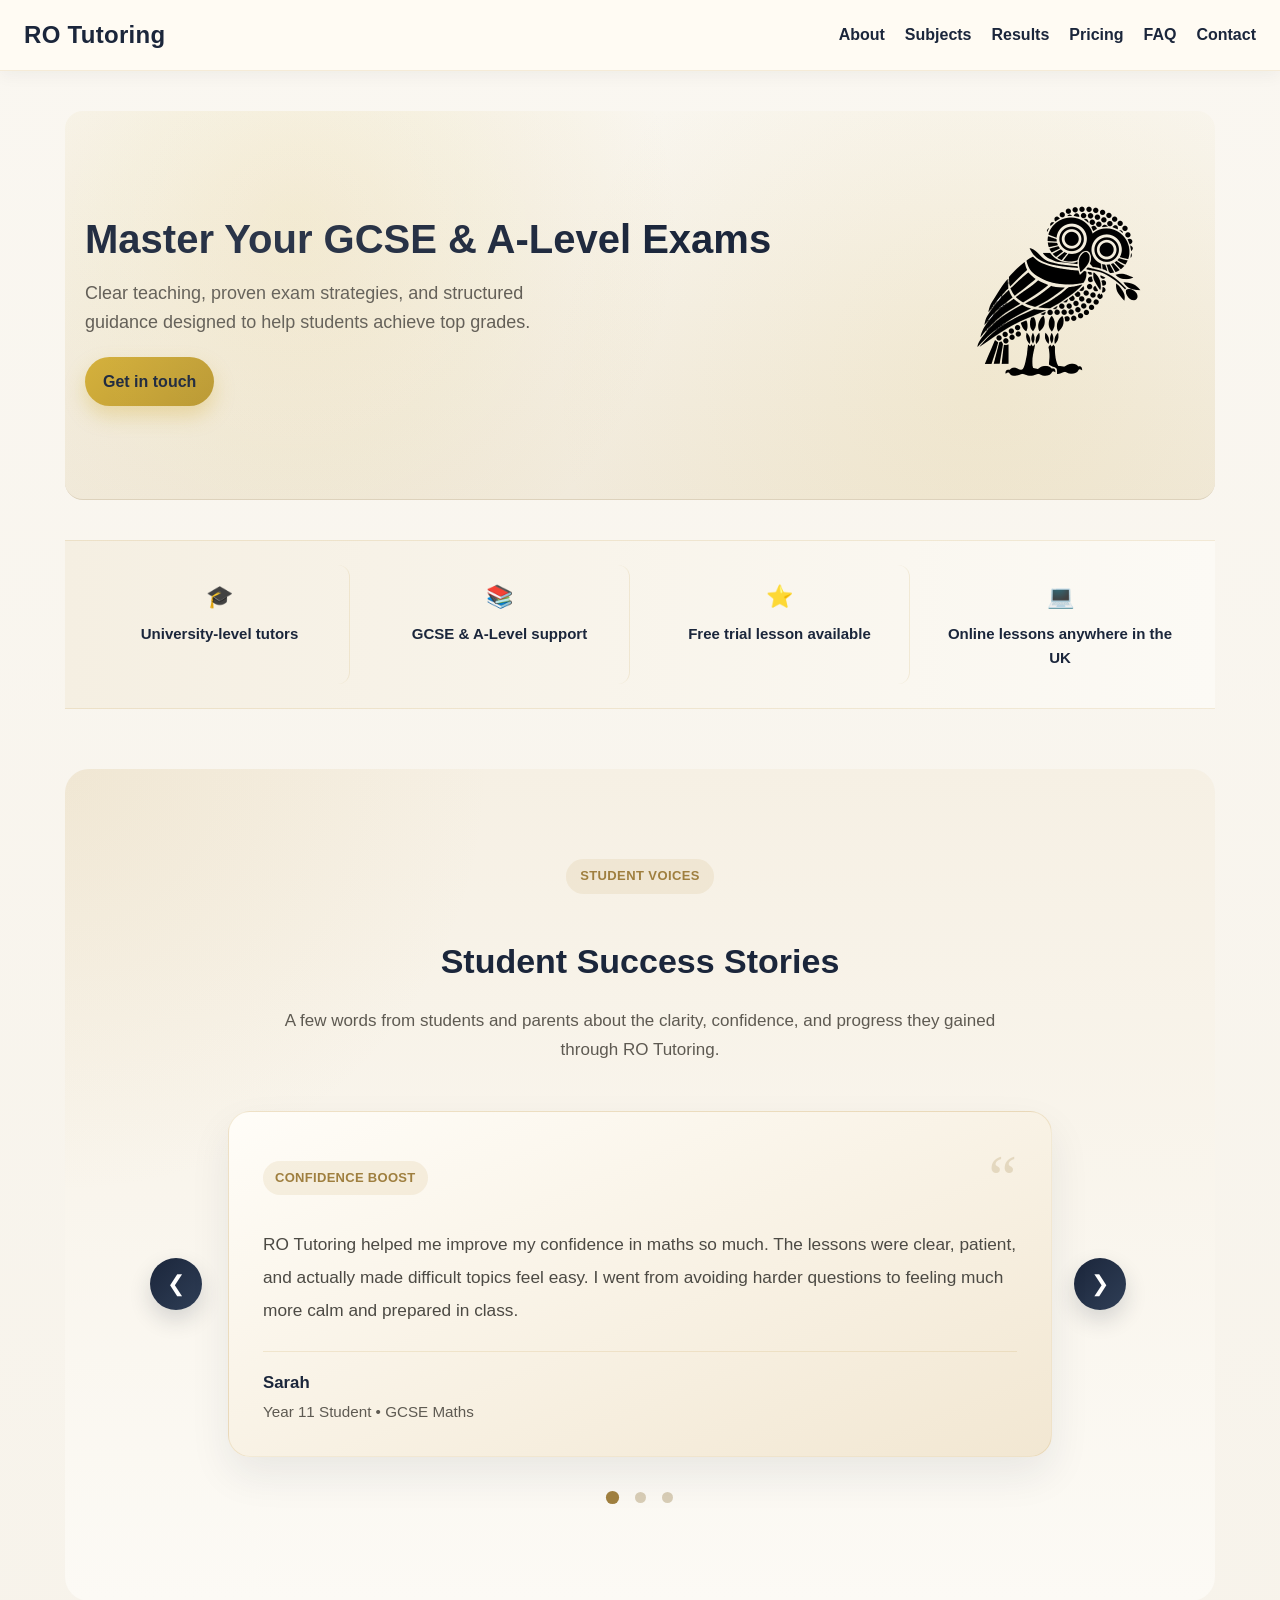
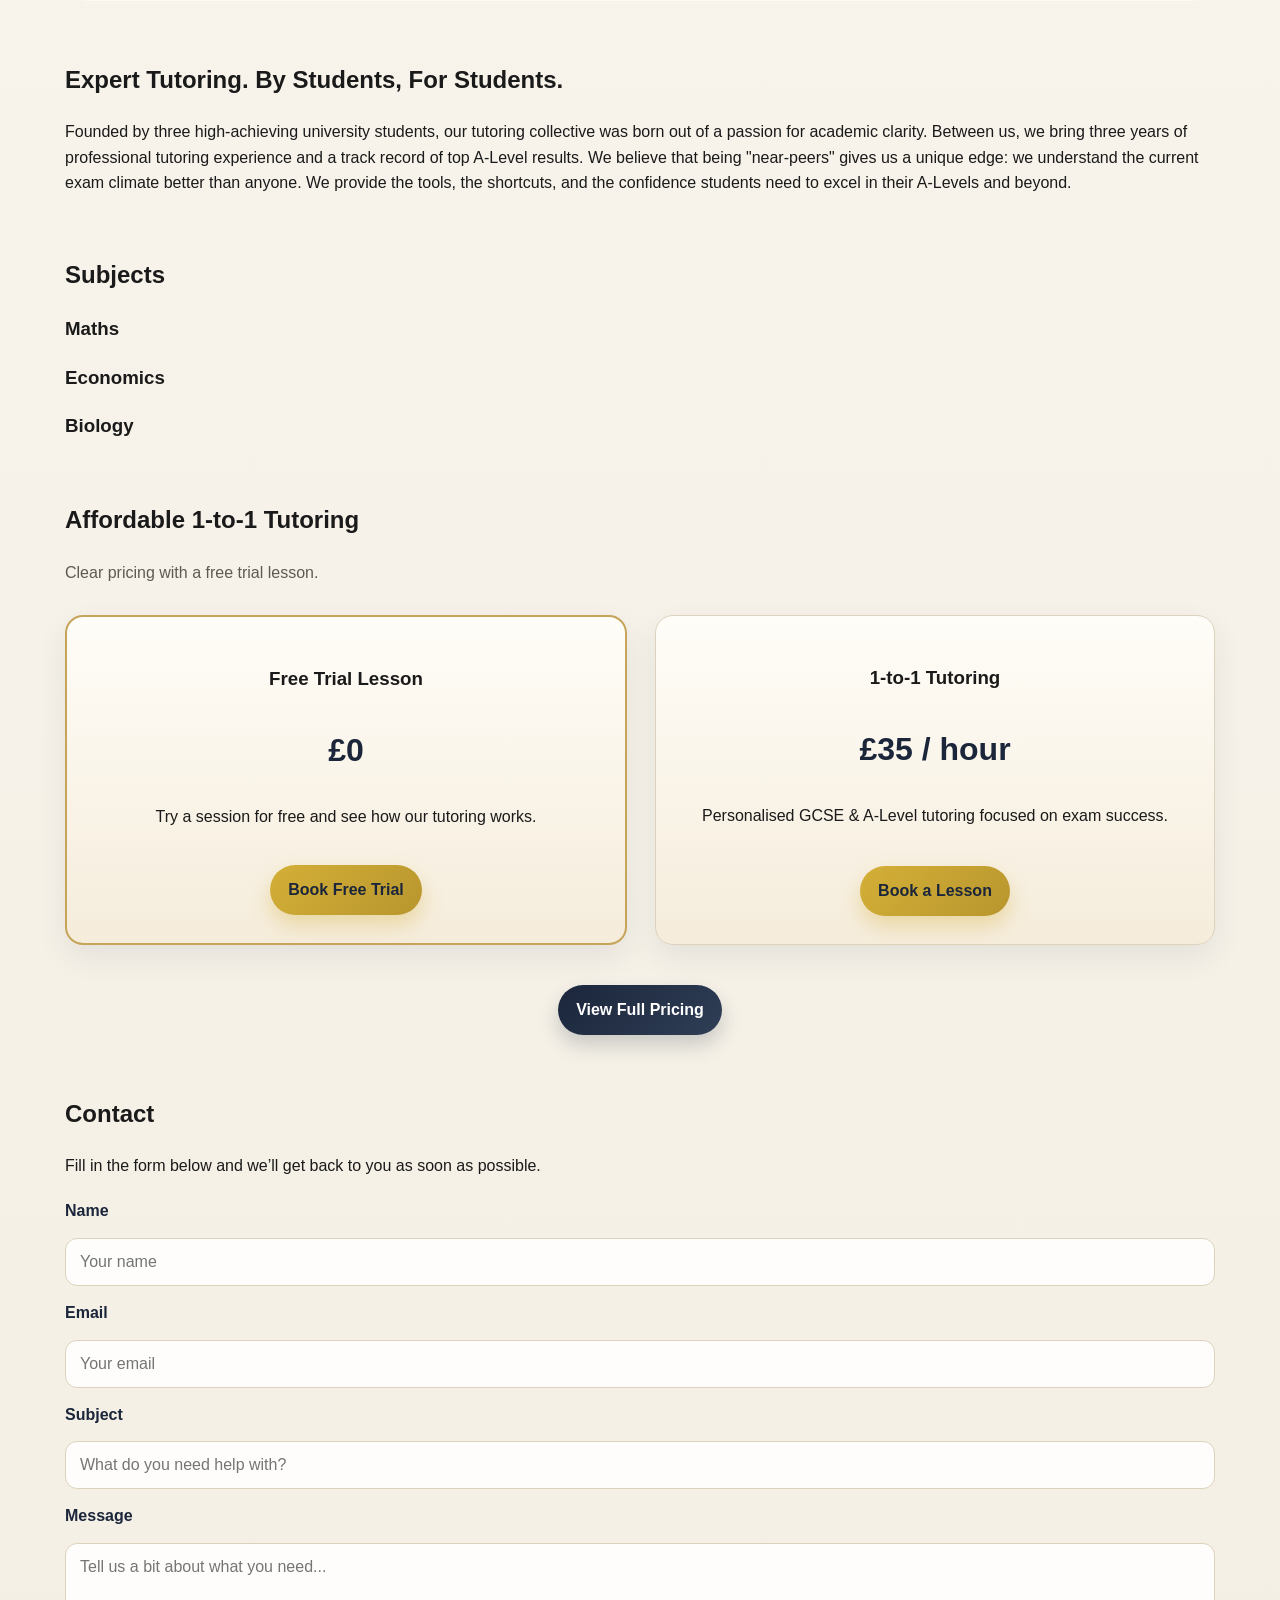
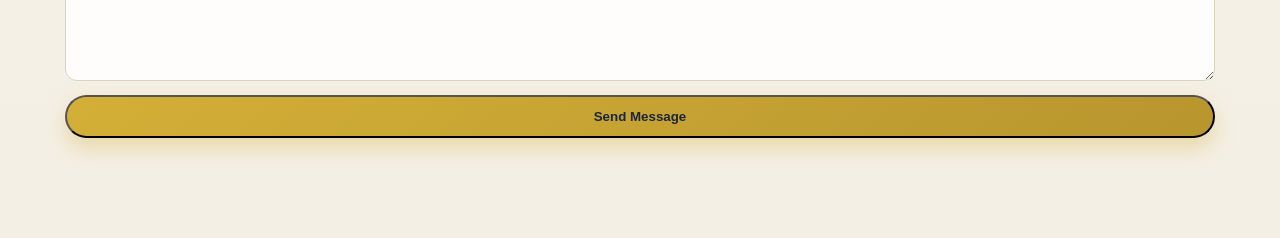
<file: index.html>
<!doctype html>
<html lang="en">
<head>
  <meta charset="UTF-8" />
  <meta name="viewport" content="width=device-width, initial-scale=1.0" />
  <title>RO Tutoring</title>
  <link rel="stylesheet" href="styles.css" />
</head>

<body>

  <div id="navbar"></div>

<main>

  <section id="top" class="hero">
    <div class="hero-left">
      <h1>Master Your GCSE & A-Level Exams</h1>
      <p>Clear teaching, proven exam strategies, and structured guidance designed to help students achieve top grades.</p>
      <a class="button" href="#contact">Get in touch</a>
    </div>

    <div class="hero-right">
      <img src="images/erasebg-transformed.webp" alt="Hero Graphic" class="hero-image">
    </div>
  </section>
  <section class="proof-strip">
    <div class="proof-container">

      <div class="proof-item">
        <span class="proof-icon">🎓</span>
        <p>University-level tutors</p>
      </div>

      <div class="proof-item">
        <span class="proof-icon">📚</span>
        <p>GCSE & A-Level support</p>
      </div>

      <div class="proof-item">
        <span class="proof-icon">⭐</span>
        <p>Free trial lesson available</p>
      </div>

      <div class="proof-item">
        <span class="proof-icon">💻</span>
        <p>Online lessons anywhere in the UK</p>
      </div>

    </div>
  </section>
  
  <section id="testimonials" class="testimonials reveal">
    <div class="testimonials-container">
      <div class="section-heading">
        <span class="section-label">Student Voices</span>
        <h2>Student Success Stories</h2>
        <p class="testimonials-subtitle">
          A few words from students and parents about the clarity, confidence, and progress they gained through RO Tutoring.
        </p>
      </div>

      <div class="testimonial-slider">
        <button class="testimonial-btn prev-btn" aria-label="Previous testimonial">&#10094;</button>

        <article class="testimonial-card active">
          <div class="testimonial-top">
            <span class="testimonial-badge">Confidence boost</span>
            <span class="testimonial-quote-mark">“</span>
          </div>
          <p class="testimonial-text">
            RO Tutoring helped me improve my confidence in maths so much. The lessons were clear, patient, and actually made difficult topics feel easy. I went from avoiding harder questions to feeling much more calm and prepared in class.
          </p>
          <div class="testimonial-meta">
            <h3>Sarah</h3>
            <p>Year 11 Student • GCSE Maths</p>
          </div>
        </article>

        <article class="testimonial-card">
          <div class="testimonial-top">
            <span class="testimonial-badge">Stronger grades</span>
            <span class="testimonial-quote-mark">“</span>
          </div>
          <p class="testimonial-text">
            My son’s grades improved within a few months, but more importantly, he actually started enjoying the subject again. The lessons gave him structure, accountability, and much more belief in his own ability.
          </p>
          <div class="testimonial-meta">
            <h3>Parent Feedback</h3>
            <p>Parent of GCSE Student</p>
          </div>
        </article>

        <article class="testimonial-card">
          <div class="testimonial-top">
            <span class="testimonial-badge">Exam readiness</span>
            <span class="testimonial-quote-mark">“</span>
          </div>
          <p class="testimonial-text">
            The teaching style was really supportive and easy to follow. I felt much more prepared going into my exams, especially because we focused on how to answer questions properly rather than just memorising content.
          </p>
          <div class="testimonial-meta">
            <h3>Daniel</h3>
            <p>A-Level Student</p>
          </div>
        </article>

        <button class="testimonial-btn next-btn" aria-label="Next testimonial">&#10095;</button>
      </div>

      <div class="testimonial-dots">
        <span class="dot active-dot" aria-label="Testimonial 1"></span>
        <span class="dot" aria-label="Testimonial 2"></span>
        <span class="dot" aria-label="Testimonial 3"></span>
      </div>
    </div>
  </section>

  <section id="about-me" class="reveal">
    <h2>Expert Tutoring. By Students, For Students.</h2>
    <p>Founded by three high-achieving university students, our tutoring collective was born out of a passion for academic clarity. Between us, we bring three years of professional tutoring experience and a track record of top A-Level results.

We believe that being "near-peers" gives us a unique edge: we understand the current exam climate better than anyone. We provide the tools, the shortcuts, and the confidence students need to excel in their A-Levels and beyond.</p>
  </section>
  
  <section id="subjects-we-tutor" class="reveal">
    <h2>Subjects</h2>

        <h3>Maths</h3>

        <h3>Economics</h3>

        <h3>Biology</h3>
  </section>

  
  <section id="pricing" class="reveal">
    <h2>Affordable 1-to-1 Tutoring</h2>
    <p class="pricing-subtitle">Clear pricing with a free trial lesson.</p>

    <div class="pricing-preview">

      <div class="pricing-option">
        <h3>Free Trial Lesson</h3>
        <p class="price">£0</p>
        <p class="pricing-desc">Try a session for free and see how our tutoring works.</p>
        <a class="button pricing-btn" href="contact.html">Book Free Trial</a>
      </div>

      <div class="pricing-option">
        <h3>1-to-1 Tutoring</h3>
        <p class="price">£35 / hour</p>
        <p class="pricing-desc">Personalised GCSE & A-Level tutoring focused on exam success.</p>
        <a class="button pricing-btn" href="contact.html">Book a Lesson</a>
      </div>

    </div>

    <div class="pricing-footer">
      <a class="button view-pricing-btn" href="pricing.html">View Full Pricing</a>
    </div>

  </section>
  <section id="contact" class="reveal">
    <h2>Contact</h2>
    <p>Fill in the form below and we’ll get back to you as soon as possible.</p>


    <form
      class="contact-form"
      action="https://formspree.io/f/myknzqde"
      method="POST"
    >
      <label for="name">Name</label>
      <input type="text" id="name" name="name" placeholder="Your name" required />

      <label for="email">Email</label>
      <input type="email" id="email" name="email" placeholder="Your email" required />

      <label for="subject">Subject</label>
      <input type="text" id="subject" name="subject" placeholder="What do you need help with?" required />

      <label for="message">Message</label>
      <textarea id="message" name="message" rows="6" placeholder="Tell us a bit about what you need..." required></textarea>
      <input type="hidden" name="_subject" value="New enquiry from RO Tutoring website" />
      <button type="submit" class="button">Send Message</button>
    </form>
  </section>
</main>
<script src="scripts.js"></script>
<script src="navbar.js"></script>
</body>
</html>
</file>
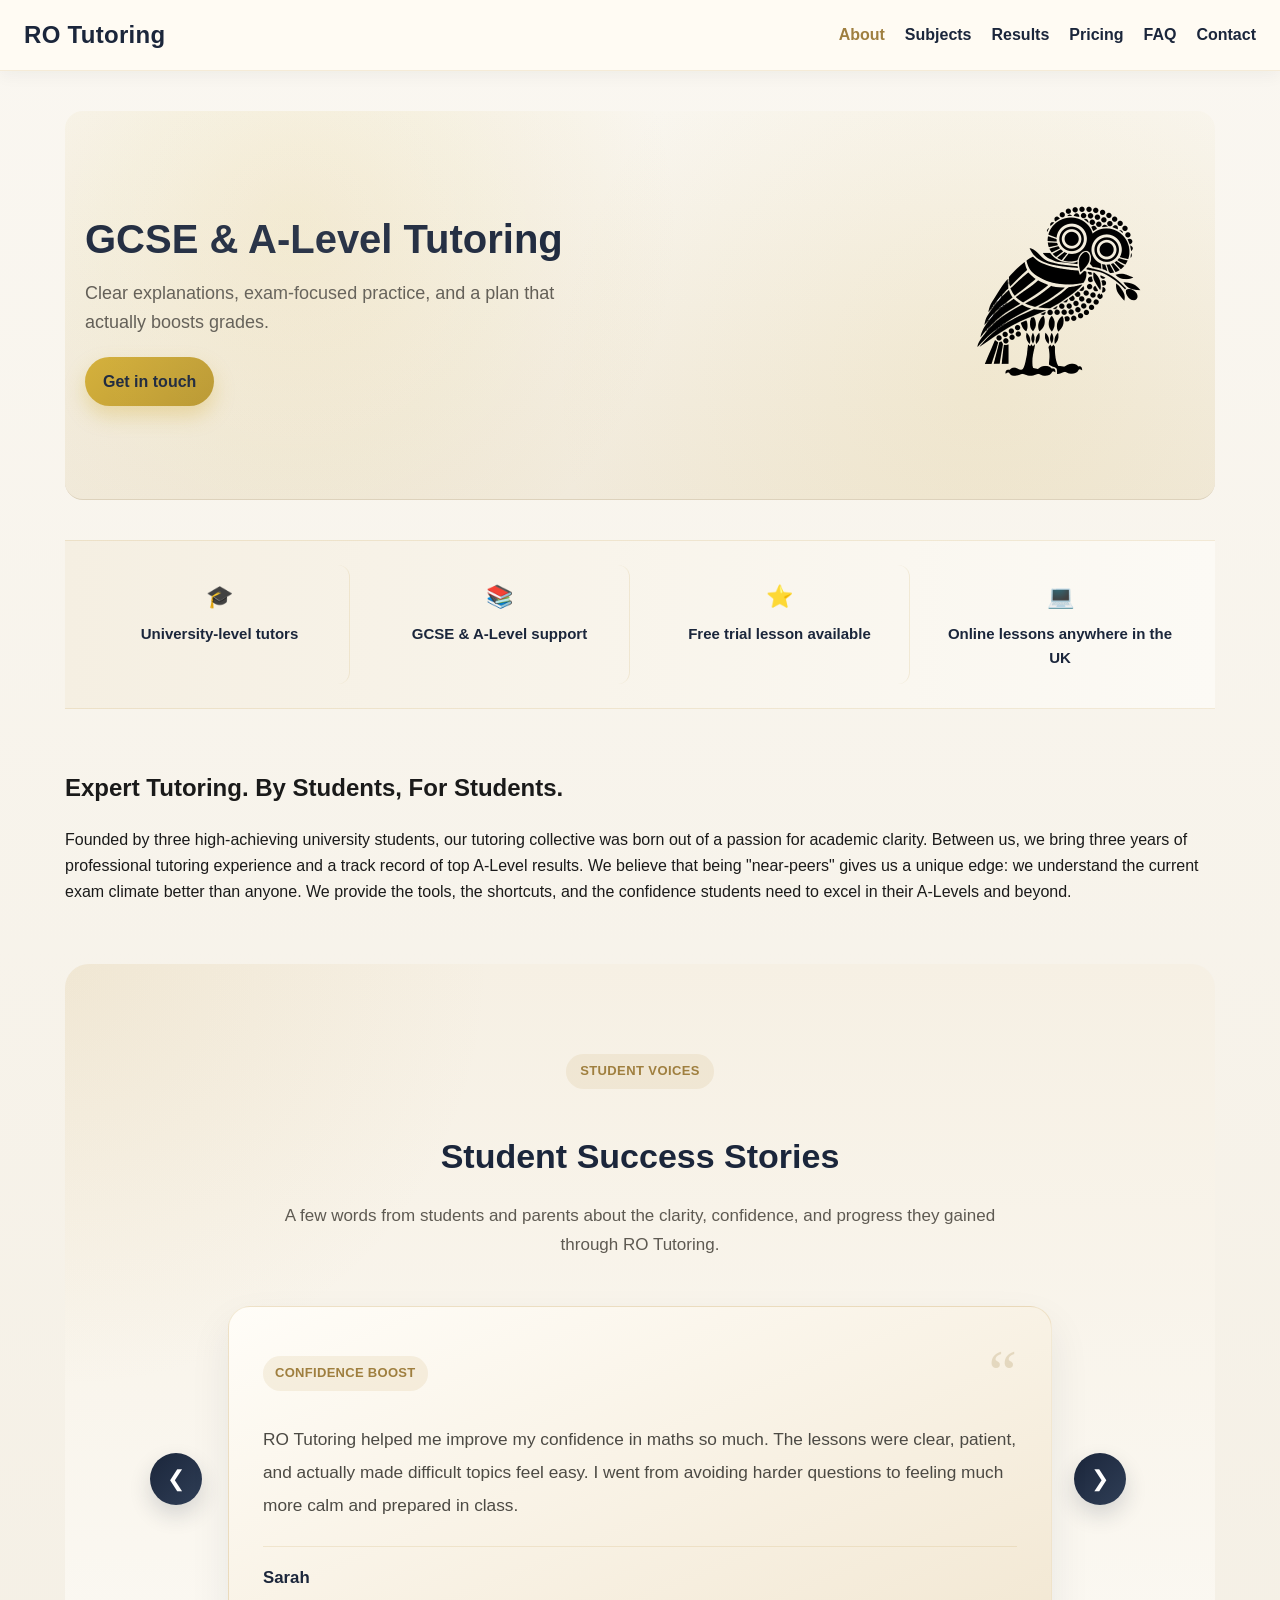
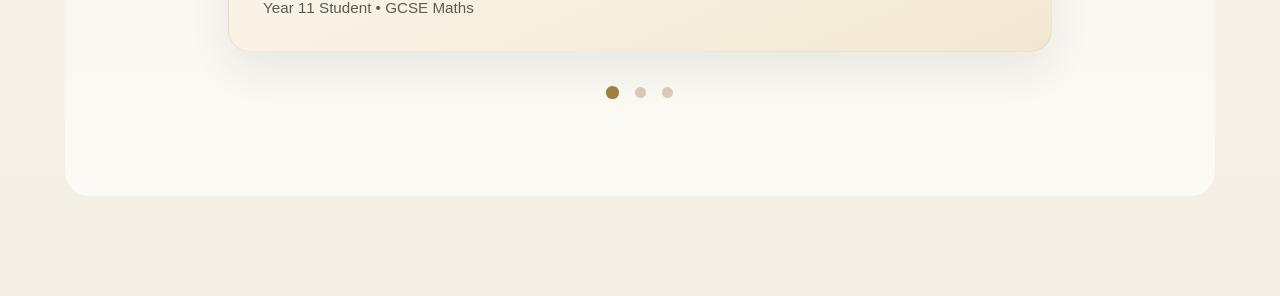
<file: about.html>
<!doctype html>
<html lang="en">
<head>
  <meta charset="UTF-8" />
  <meta name="viewport" content="width=device-width, initial-scale=1.0" />
  <title>RO Tutoring</title>
  <link rel="stylesheet" href="styles.css" />
</head>

<body>

<div id="navbar"></div>

<main>

  <section id="top" class="hero">
    <div class="hero-left">
      <h1>GCSE & A-Level Tutoring</h1>
      <p>Clear explanations, exam-focused practice, and a plan that actually boosts grades.</p>
      <a class="button" href="#contact">Get in touch</a>
    </div>

    <div class="hero-right">
      <img src="images/erasebg-transformed.webp" alt="Hero Graphic" class="hero-image">
    </div>
  </section>
  <section class="proof-strip">
    <div class="proof-container">

      <div class="proof-item">
        <span class="proof-icon">🎓</span>
        <p>University-level tutors</p>
      </div>

      <div class="proof-item">
        <span class="proof-icon">📚</span>
        <p>GCSE & A-Level support</p>
      </div>

      <div class="proof-item">
        <span class="proof-icon">⭐</span>
        <p>Free trial lesson available</p>
      </div>

      <div class="proof-item">
        <span class="proof-icon">💻</span>
        <p>Online lessons anywhere in the UK</p>
      </div>

    </div>
  </section>


  <section id="about-me" class="reveal">
    <h2>Expert Tutoring. By Students, For Students.</h2>
    <p>Founded by three high-achieving university students, our tutoring collective was born out of a passion for academic clarity. Between us, we bring three years of professional tutoring experience and a track record of top A-Level results.

We believe that being "near-peers" gives us a unique edge: we understand the current exam climate better than anyone. We provide the tools, the shortcuts, and the confidence students need to excel in their A-Levels and beyond.</p>
  </section>
  <section id="testimonials" class="testimonials reveal">
    <div class="testimonials-container">
      <div class="section-heading">
        <span class="section-label">Student Voices</span>
        <h2>Student Success Stories</h2>
        <p class="testimonials-subtitle">
          A few words from students and parents about the clarity, confidence, and progress they gained through RO Tutoring.
        </p>
      </div>

      <div class="testimonial-slider">
        <button class="testimonial-btn prev-btn" aria-label="Previous testimonial">&#10094;</button>

        <article class="testimonial-card active">
          <div class="testimonial-top">
            <span class="testimonial-badge">Confidence boost</span>
            <span class="testimonial-quote-mark">“</span>
          </div>
          <p class="testimonial-text">
            RO Tutoring helped me improve my confidence in maths so much. The lessons were clear, patient, and actually made difficult topics feel easy. I went from avoiding harder questions to feeling much more calm and prepared in class.
          </p>
          <div class="testimonial-meta">
            <h3>Sarah</h3>
            <p>Year 11 Student • GCSE Maths</p>
          </div>
        </article>

        <article class="testimonial-card">
          <div class="testimonial-top">
            <span class="testimonial-badge">Stronger grades</span>
            <span class="testimonial-quote-mark">“</span>
          </div>
          <p class="testimonial-text">
            My son’s grades improved within a few months, but more importantly, he actually started enjoying the subject again. The lessons gave him structure, accountability, and much more belief in his own ability.
          </p>
          <div class="testimonial-meta">
            <h3>Parent Feedback</h3>
            <p>Parent of GCSE Student</p>
          </div>
        </article>

        <article class="testimonial-card">
          <div class="testimonial-top">
            <span class="testimonial-badge">Exam readiness</span>
            <span class="testimonial-quote-mark">“</span>
          </div>
          <p class="testimonial-text">
            The teaching style was really supportive and easy to follow. I felt much more prepared going into my exams, especially because we focused on how to answer questions properly rather than just memorising content.
          </p>
          <div class="testimonial-meta">
            <h3>Daniel</h3>
            <p>A-Level Student</p>
          </div>
        </article>

        <button class="testimonial-btn next-btn" aria-label="Next testimonial">&#10095;</button>
      </div>

      <div class="testimonial-dots">
        <span class="dot active-dot" aria-label="Testimonial 1"></span>
        <span class="dot" aria-label="Testimonial 2"></span>
        <span class="dot" aria-label="Testimonial 3"></span>
      </div>
    </div>
  </section>
</main>
<script src="scripts.js"></script>
<script src="navbar.js"></script>
</body>
</html>
</file>
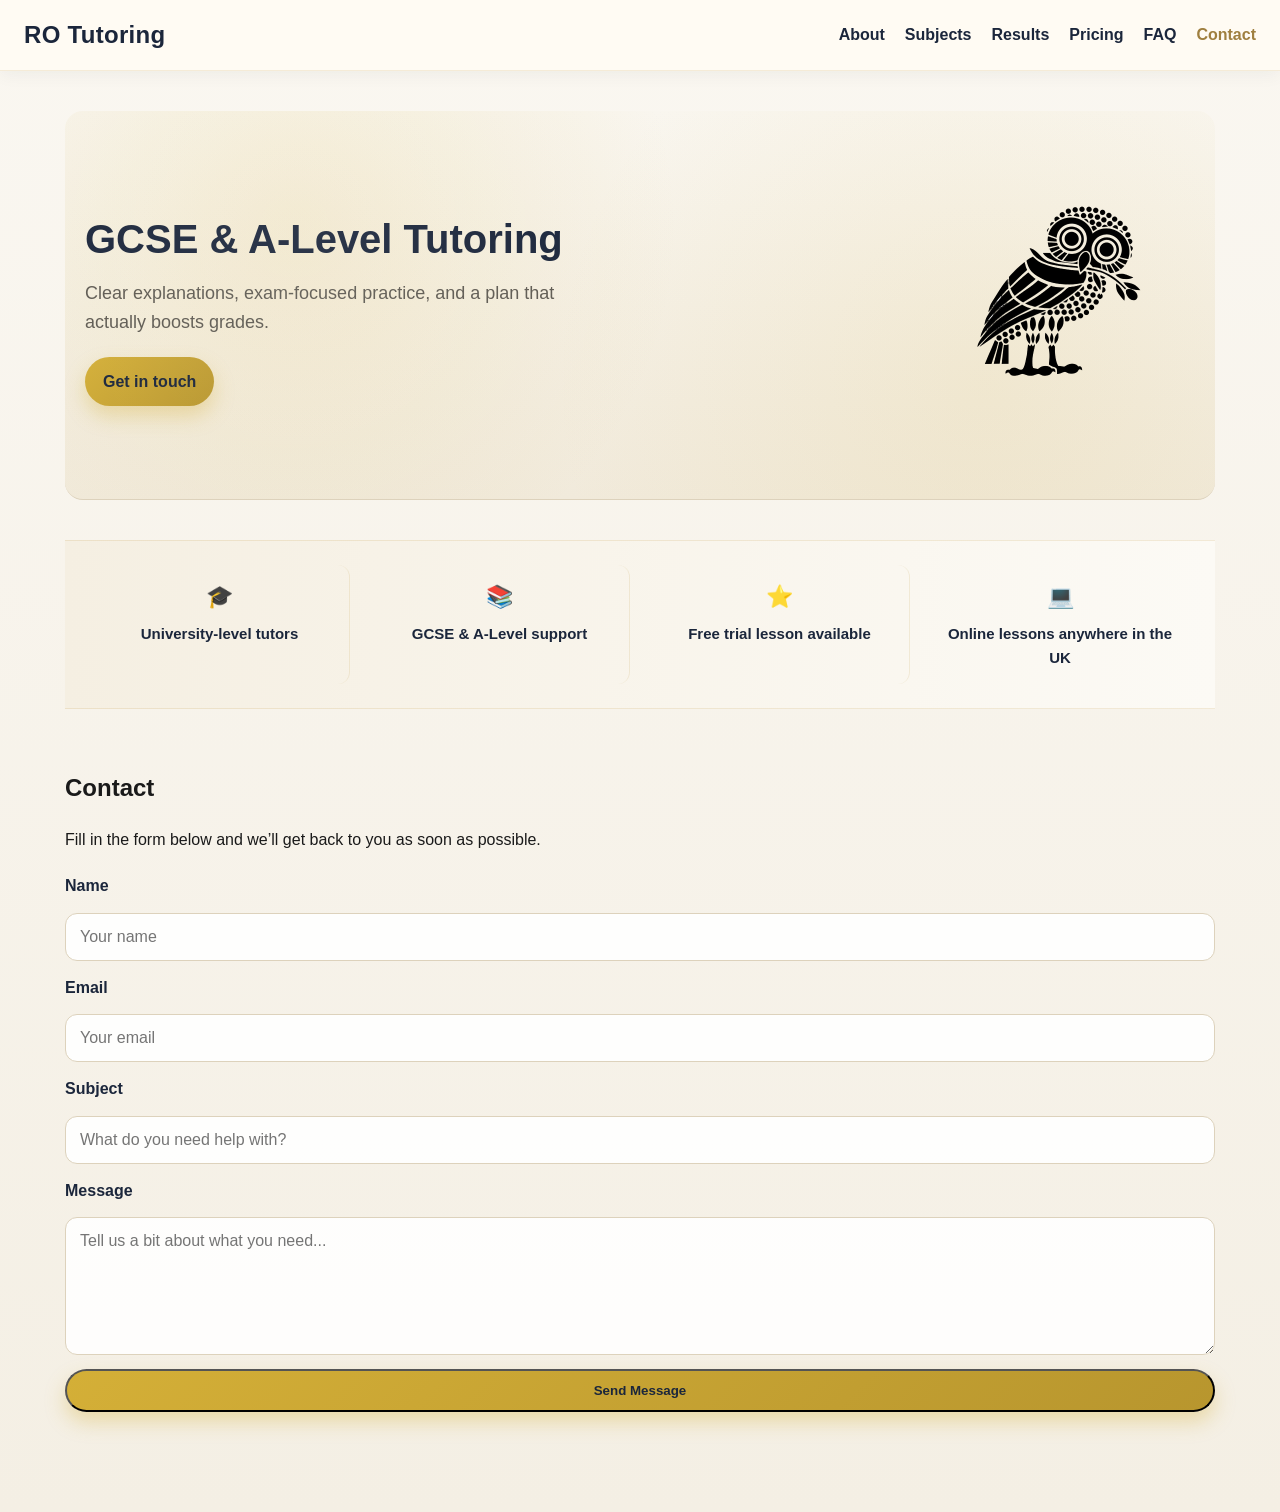
<file: contact.html>
<!doctype html>
<html lang="en">
<head>
  <meta charset="UTF-8" />
  <meta name="viewport" content="width=device-width, initial-scale=1.0" />
  <title>RO Tutoring</title>
  <link rel="stylesheet" href="styles.css" />
</head>

<body>

<div id="navbar"></div>

<main>

  <section id="top" class="hero">
    <div class="hero-left">
      <h1>GCSE & A-Level Tutoring</h1>
      <p>Clear explanations, exam-focused practice, and a plan that actually boosts grades.</p>
      <a class="button" href="#contact">Get in touch</a>
    </div>

    <div class="hero-right">
      <img src="images/erasebg-transformed.webp" alt="Hero Graphic" class="hero-image">
    </div>
  </section>
  <section class="proof-strip">
  <div class="proof-container">

    <div class="proof-item">
      <span class="proof-icon">🎓</span>
      <p>University-level tutors</p>
    </div>

    <div class="proof-item">
      <span class="proof-icon">📚</span>
      <p>GCSE & A-Level support</p>
    </div>

    <div class="proof-item">
      <span class="proof-icon">⭐</span>
      <p>Free trial lesson available</p>
    </div>

    <div class="proof-item">
      <span class="proof-icon">💻</span>
      <p>Online lessons anywhere in the UK</p>
    </div>

  </div>
  </section>



  <section id="contact" class="reveal">
    <h2>Contact</h2>
    <p>Fill in the form below and we’ll get back to you as soon as possible.</p>


    <form
      class="contact-form"
      action="https://formspree.io/f/myknzqde"
      method="POST"
    >
      <label for="name">Name</label>
      <input type="text" id="name" name="name" placeholder="Your name" required />

      <label for="email">Email</label>
      <input type="email" id="email" name="email" placeholder="Your email" required />

      <label for="subject">Subject</label>
      <input type="text" id="subject" name="subject" placeholder="What do you need help with?" required />

      <label for="message">Message</label>
      <textarea id="message" name="message" rows="6" placeholder="Tell us a bit about what you need..." required></textarea>
      <input type="hidden" name="_subject" value="New enquiry from RO Tutoring website" />
      <button type="submit" class="button">Send Message</button>
    </form>
  </section>
</main>
<script src="scripts.js"></script>
<script src="navbar.js"></script>
</body>
</html>
</file>
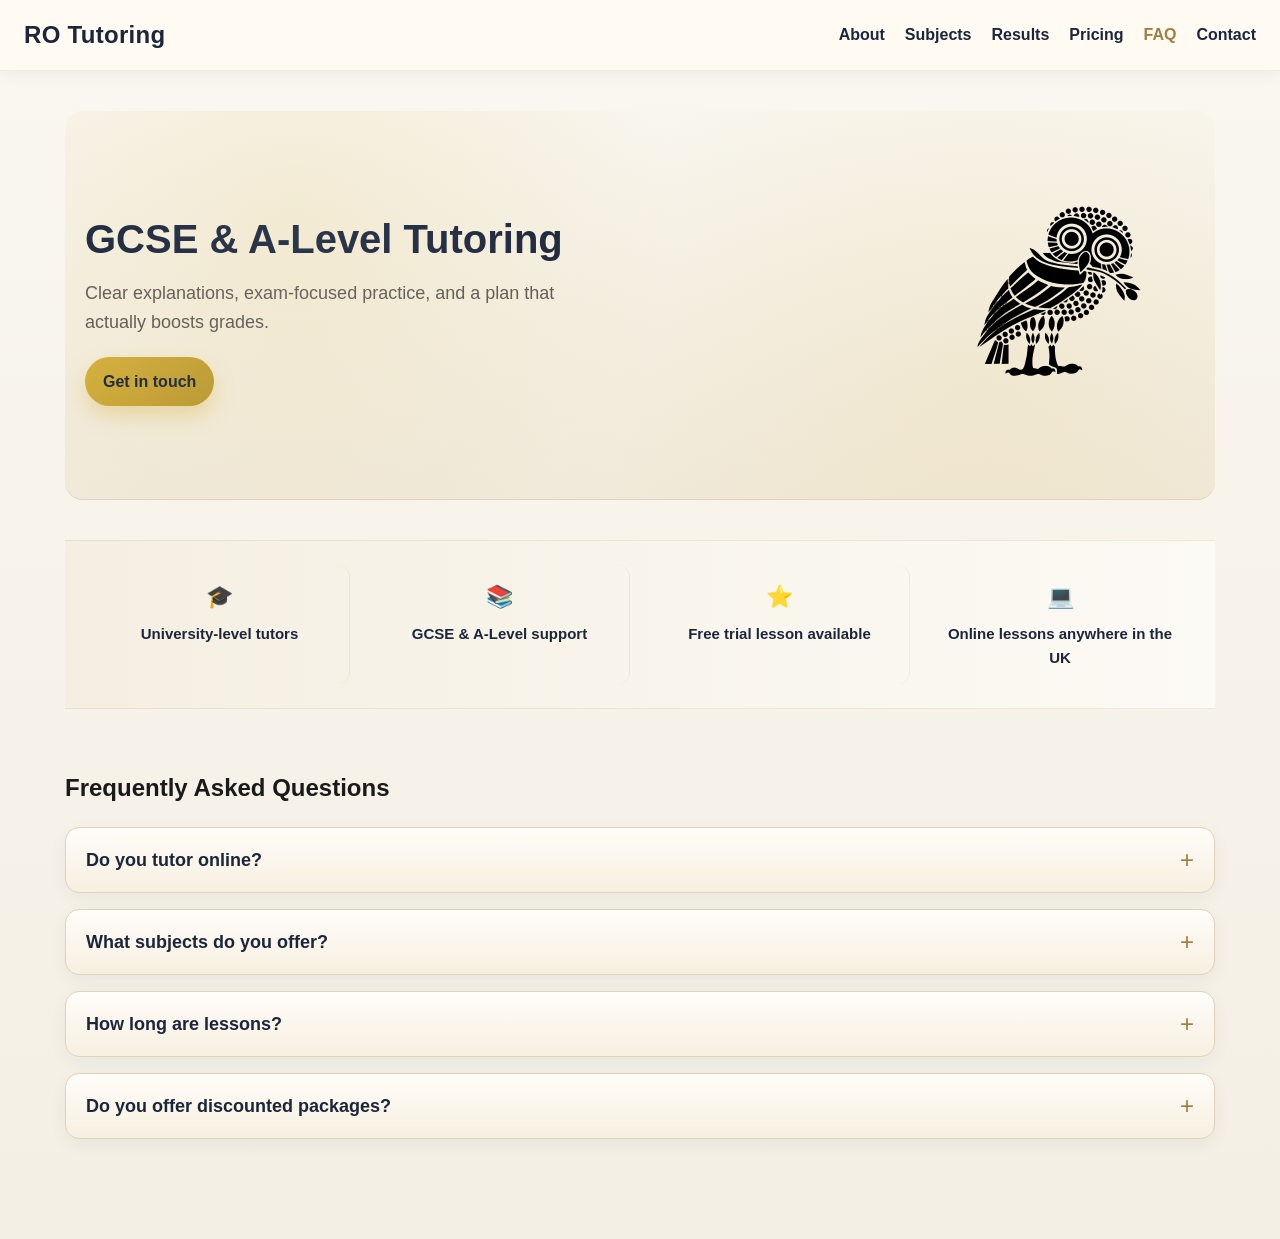
<file: faq.html>
<!doctype html>
<html lang="en">
<head>
  <meta charset="UTF-8" />
  <meta name="viewport" content="width=device-width, initial-scale=1.0" />
  <title>RO Tutoring</title>
  <link rel="stylesheet" href="styles.css" />
</head>

<body>

<div id="navbar"></div>

<main>

  <section id="top" class="hero">
    <div class="hero-left">
      <h1>GCSE & A-Level Tutoring</h1>
      <p>Clear explanations, exam-focused practice, and a plan that actually boosts grades.</p>
      <a class="button" href="#contact">Get in touch</a>
    </div>

    <div class="hero-right">
      <img src="images/erasebg-transformed.webp" alt="Hero Graphic" class="hero-image">
    </div>
  </section>
  <section class="proof-strip">
  <div class="proof-container">

    <div class="proof-item">
      <span class="proof-icon">🎓</span>
      <p>University-level tutors</p>
    </div>

    <div class="proof-item">
      <span class="proof-icon">📚</span>
      <p>GCSE & A-Level support</p>
    </div>

    <div class="proof-item">
      <span class="proof-icon">⭐</span>
      <p>Free trial lesson available</p>
    </div>

    <div class="proof-item">
      <span class="proof-icon">💻</span>
      <p>Online lessons anywhere in the UK</p>
    </div>

  </div>
  </section>


 <section id="faq" class="reveal">
    <h2>Frequently Asked Questions</h2>

    <div class="faq-item">
      <button class="faq-question">Do you tutor online?</button>
      <div class="faq-answer">
        <p>Yes, we offer online tutoring sessions for students studying GCSE and A-Level subjects.</p>
      </div>
    </div>

    <div class="faq-item">
      <button class="faq-question">What subjects do you offer?</button>
      <div class="faq-answer">
        <p>We currently offer tutoring in Maths, Economics, and Biology.</p>
      </div>
    </div>

    <div class="faq-item">
      <button class="faq-question">How long are lessons?</button>
      <div class="faq-answer">
        <p>Most lessons are 1 hour long, but longer sessions can be arranged if needed.</p>
      </div>
    </div>

    <div class="faq-item">
      <button class="faq-question">Do you offer discounted packages?</button>
      <div class="faq-answer">
        <p>Yes, we offer discounted weekly session packages for students who want consistent support.</p>
      </div>
    </div>
 </section>
</main>
<script src="scripts.js"></script>
<script src="navbar.js"></script>
</body>
</html>
</file>
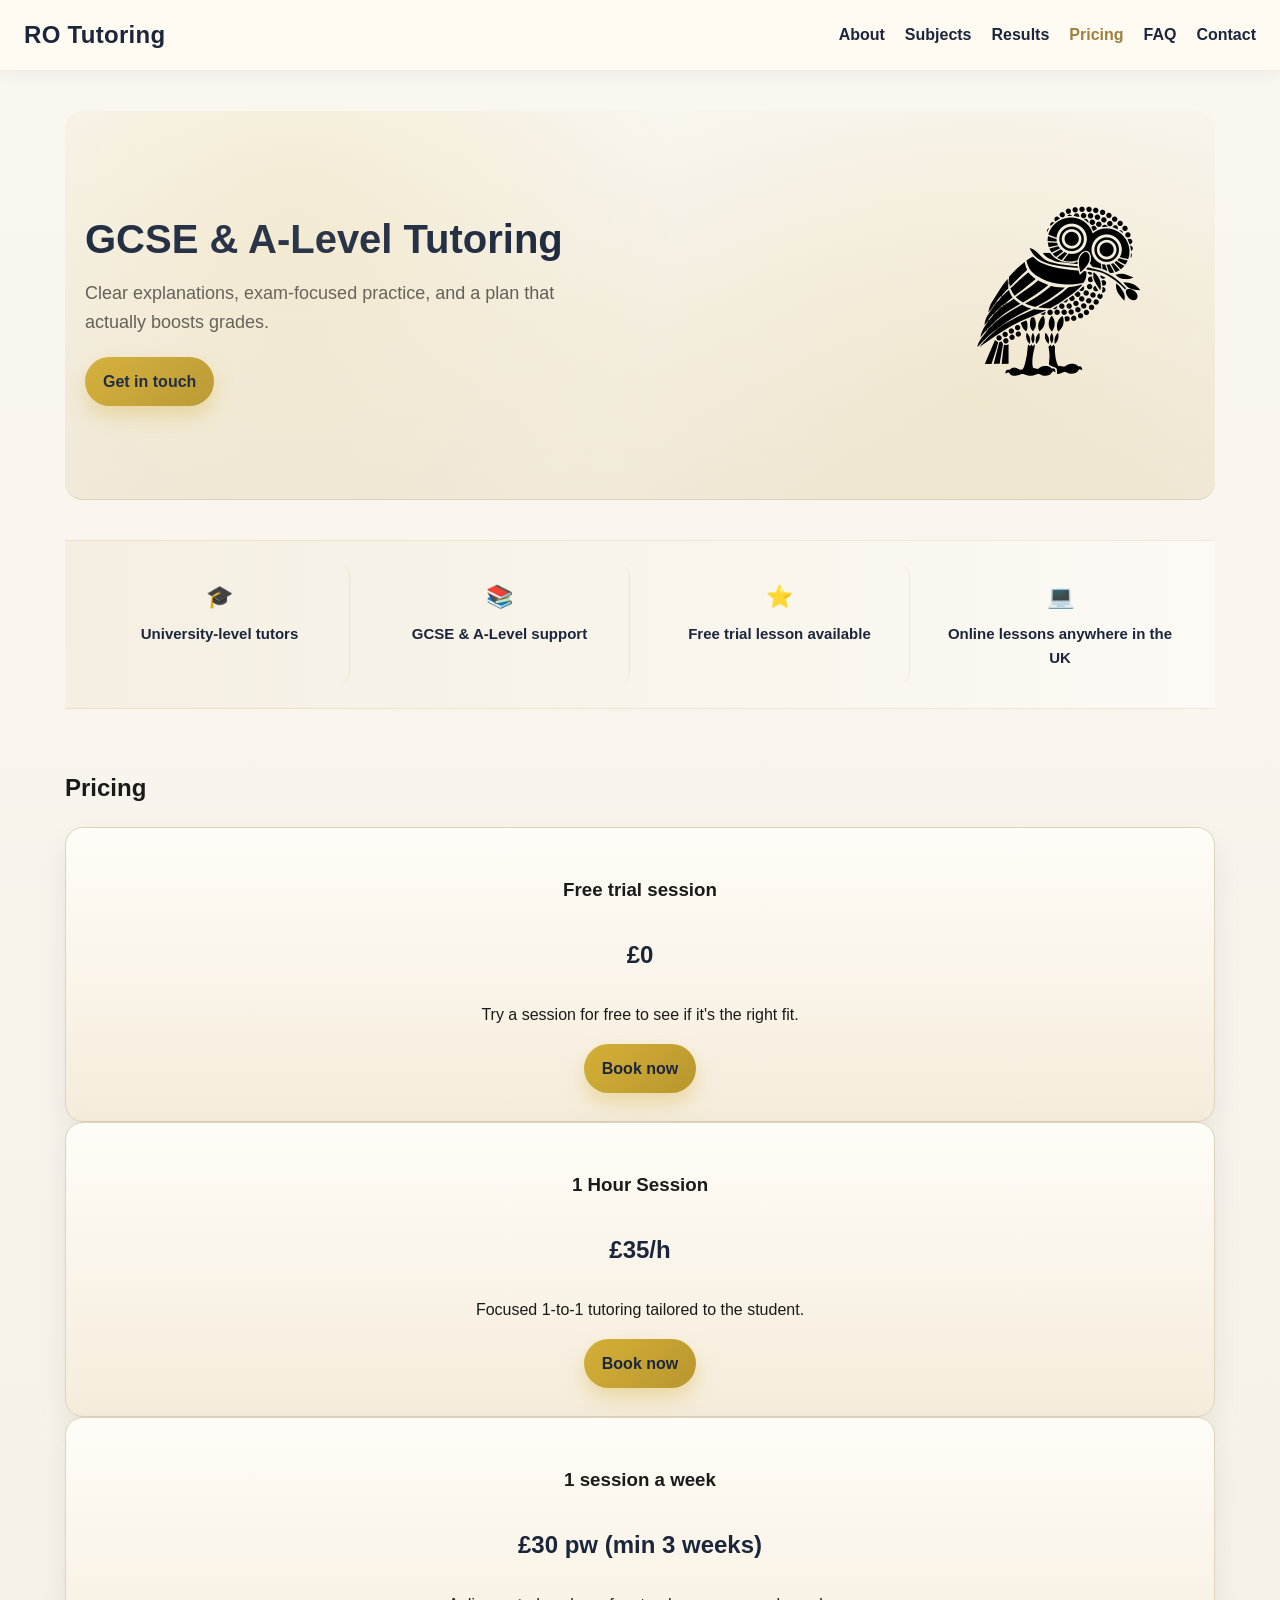
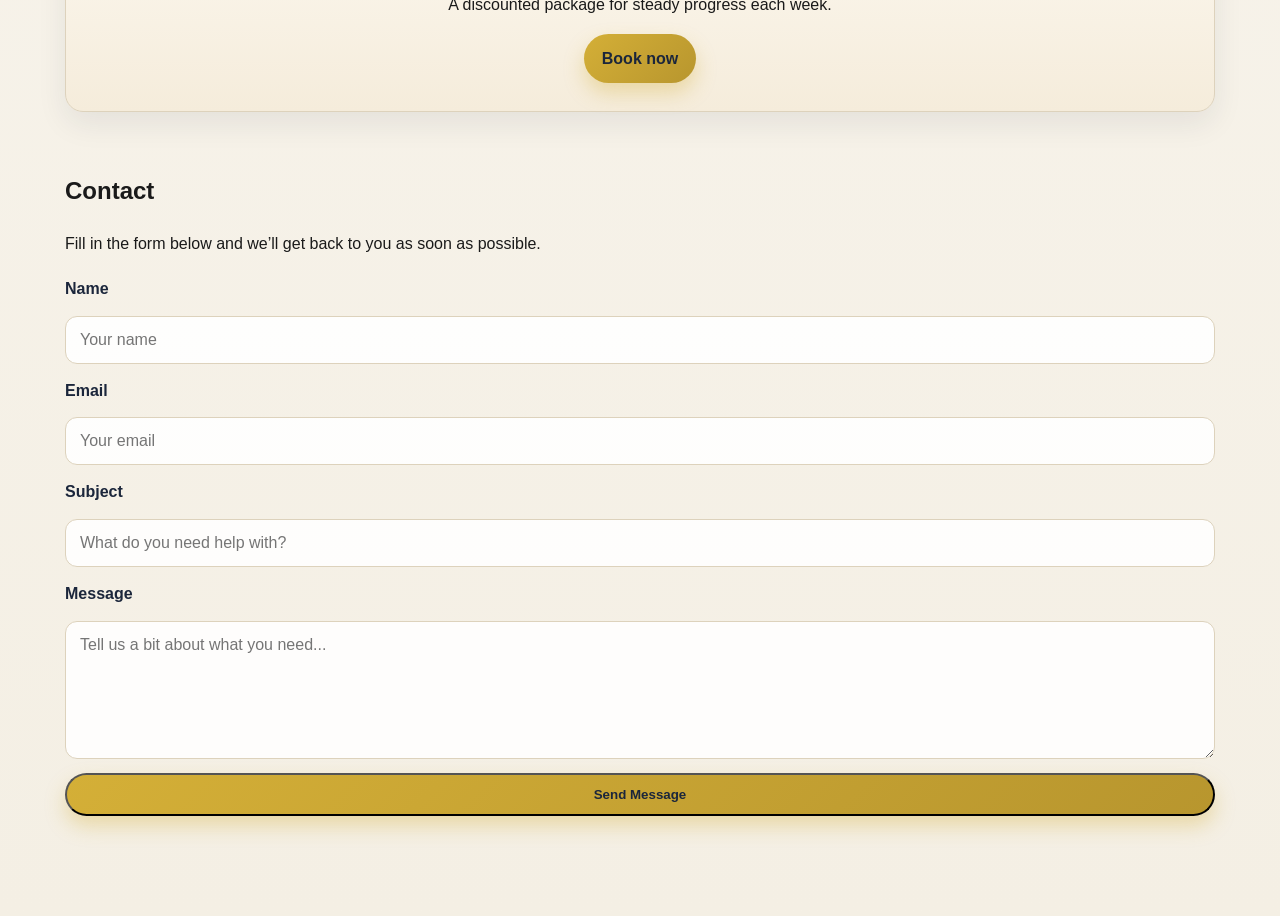
<file: pricing.html>
<!doctype html>
<html lang="en">
<head>
  <meta charset="UTF-8" />
  <meta name="viewport" content="width=device-width, initial-scale=1.0" />
  <title>RO Tutoring</title>
  <link rel="stylesheet" href="styles.css" />
</head>

<body>

<div id="navbar"></div>

<main>

  <section id="top" class="hero">
    <div class="hero-left">
      <h1>GCSE & A-Level Tutoring</h1>
      <p>Clear explanations, exam-focused practice, and a plan that actually boosts grades.</p>
      <a class="button" href="#contact">Get in touch</a>
    </div>

    <div class="hero-right">
      <img src="images/erasebg-transformed.webp" alt="Hero Graphic" class="hero-image">
    </div>
  </section>
  <section class="proof-strip">
  <div class="proof-container">

    <div class="proof-item">
      <span class="proof-icon">🎓</span>
      <p>University-level tutors</p>
    </div>

    <div class="proof-item">
      <span class="proof-icon">📚</span>
      <p>GCSE & A-Level support</p>
    </div>

    <div class="proof-item">
      <span class="proof-icon">⭐</span>
      <p>Free trial lesson available</p>
    </div>

    <div class="proof-item">
      <span class="proof-icon">💻</span>
      <p>Online lessons anywhere in the UK</p>
    </div>

  </div>
  </section>


  <section id="pricing" class="reveal">
    <h2>Pricing</h2>
    <div class="pricing-option">
      <h3>Free trial session</h3>
      <h4 class="price_page">£0</h4>
      <p>Try a session for free to see if it's the right fit.</p>
      <a class="button" href="#contact">Book now</a>
    </div>
    <div class="pricing-option">
        <h3>1 Hour Session</h3>
        <h4 class="price_page">£35/h</h4>
        <p>Focused 1-to-1 tutoring tailored to the student.</p>
        <a class="button" href="#contact">Book now</a>
    </div>

      <div class="pricing-option">
        <h3>1 session a week</h3>
        <h4 class="price_page">£30 pw (min 3 weeks)</h4>
        <p>A discounted package for steady progress each week.</p>
        <a class="button" href="#contact">Book now</a>
      </div>
  </section>

  <section id="contact" class="reveal">
    <h2>Contact</h2>
    <p>Fill in the form below and we’ll get back to you as soon as possible.</p>


    <form
      class="contact-form"
      action="https://formspree.io/f/myknzqde"
      method="POST"
    >
      <label for="name">Name</label>
      <input type="text" id="name" name="name" placeholder="Your name" required />

      <label for="email">Email</label>
      <input type="email" id="email" name="email" placeholder="Your email" required />

      <label for="subject">Subject</label>
      <input type="text" id="subject" name="subject" placeholder="What do you need help with?" required />

      <label for="message">Message</label>
      <textarea id="message" name="message" rows="6" placeholder="Tell us a bit about what you need..." required></textarea>
      <input type="hidden" name="_subject" value="New enquiry from RO Tutoring website" />
      <button type="submit" class="button">Send Message</button>
    </form>
  </section>
</main>
<script src="scripts.js"></script>
<script src="navbar.js"></script>
</body>
</html>
</file>
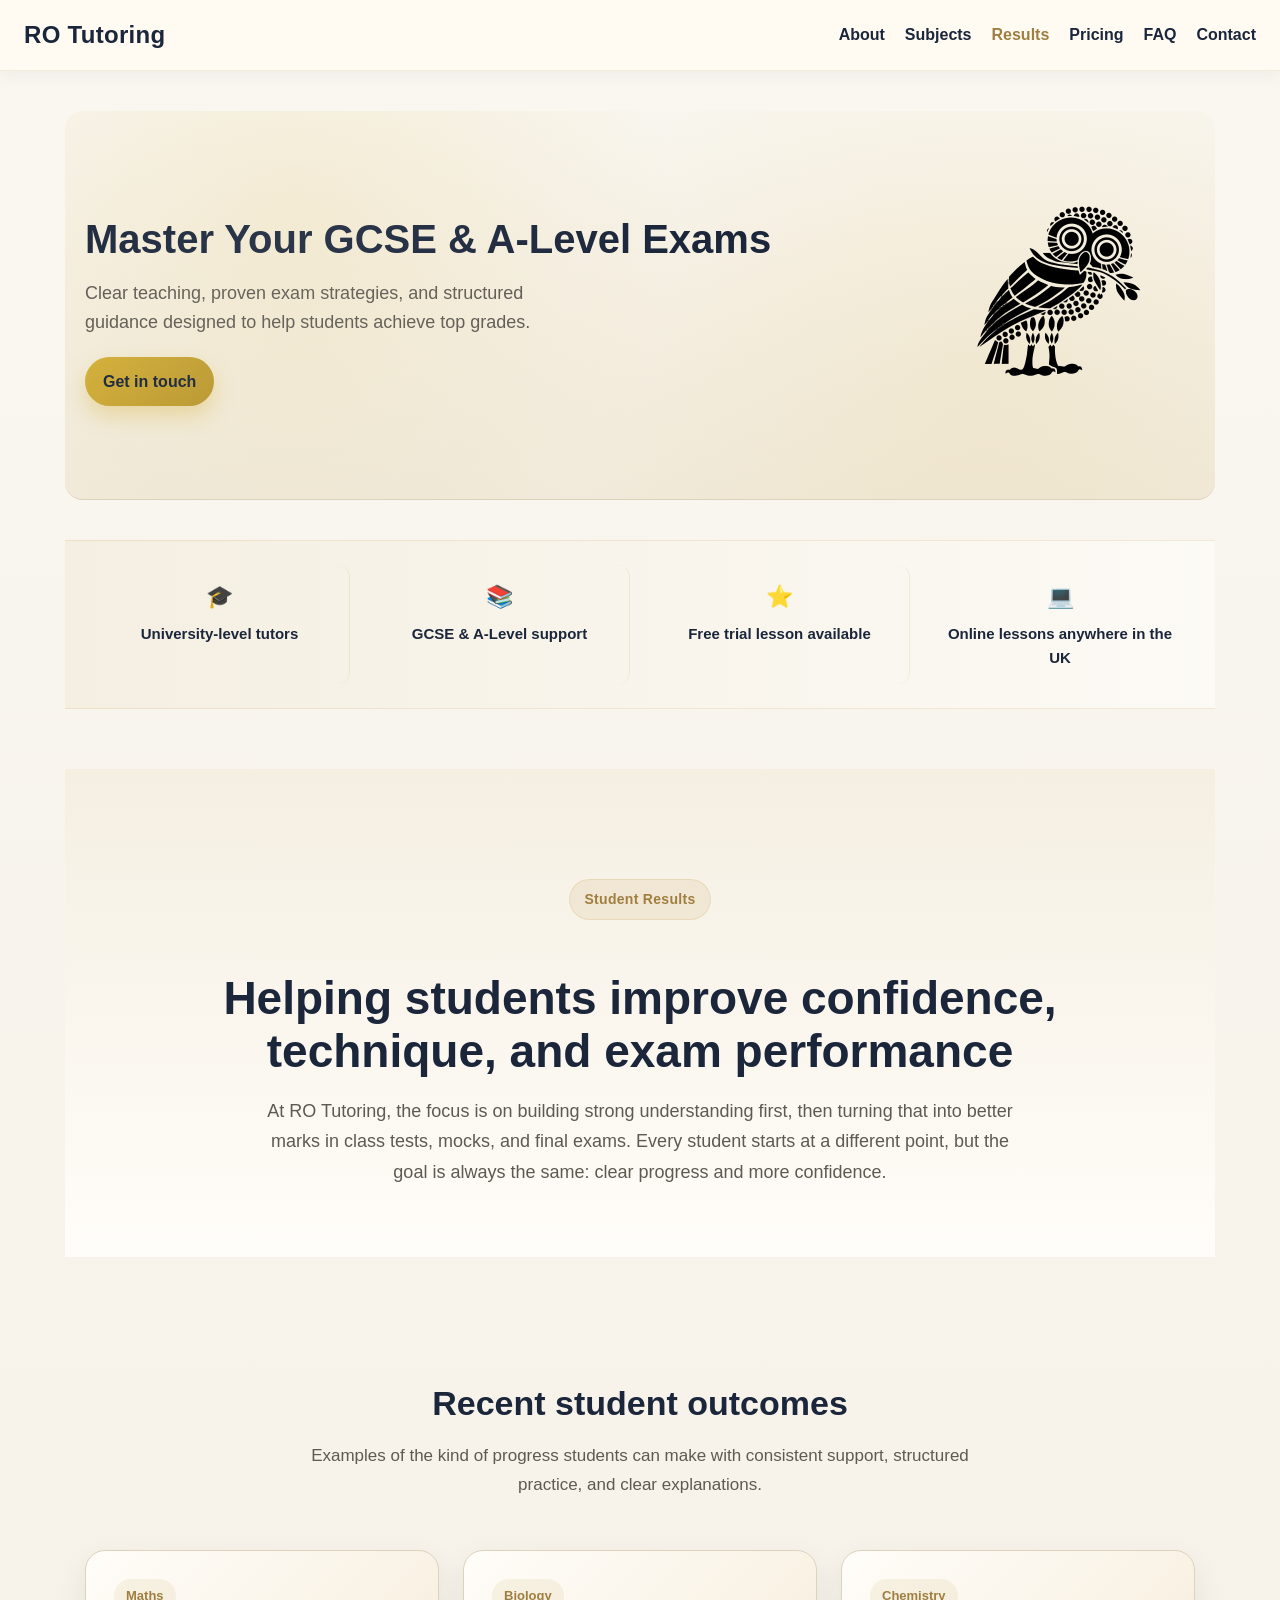
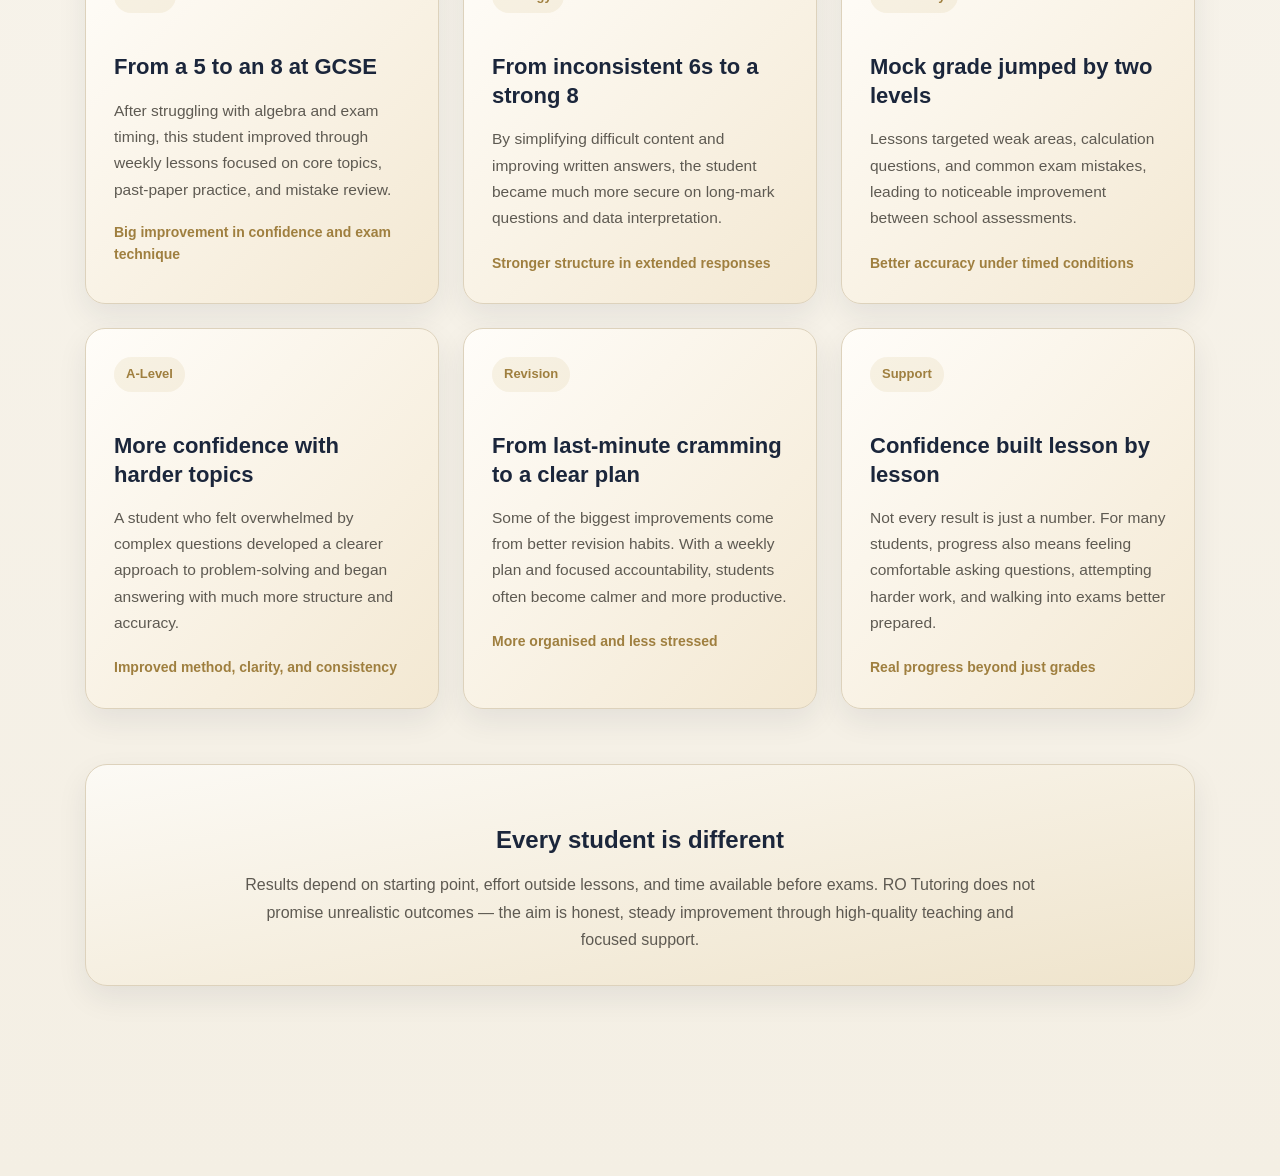
<file: results.html>
<!doctype html>
<html lang="en">
<head>
  <meta charset="UTF-8" />
  <meta name="viewport" content="width=device-width, initial-scale=1.0" />
  <title>RO Tutoring</title>
  <link rel="stylesheet" href="styles.css" />
</head>

<body>

<div id="navbar"></div>
<main>
    <section id="top" class="hero">
    <div class="hero-left">
      <h1>Master Your GCSE & A-Level Exams</h1>
      <p>Clear teaching, proven exam strategies, and structured guidance designed to help students achieve top grades.</p>
      <a class="button" href="#contact">Get in touch</a>
    </div>

    <div class="hero-right">
      <img src="images/erasebg-transformed.webp" alt="Hero Graphic" class="hero-image">
    </div>
  </section>
    <section class="proof-strip">
    <div class="proof-container">

    <div class="proof-item">
    <span class="proof-icon">🎓</span>
    <p>University-level tutors</p>
    </div>

    <div class="proof-item">
    <span class="proof-icon">📚</span>
    <p>GCSE & A-Level support</p>
    </div>

    <div class="proof-item">
    <span class="proof-icon">⭐</span>
    <p>Free trial lesson available</p>
    </div>

    <div class="proof-item">
    <span class="proof-icon">💻</span>
    <p>Online lessons anywhere in the UK</p>
    </div>

    </div>
    </section>
    <section class="results-hero">
    <div class="results-hero-content">
        <span class="results-label">Student Results</span>
        <h1>Helping students improve confidence, technique, and exam performance</h1>
        <p>
        At RO Tutoring, the focus is on building strong understanding first, then turning
        that into better marks in class tests, mocks, and final exams. Every student starts
        at a different point, but the goal is always the same: clear progress and more confidence.
        </p>
    </div>
    </section>

    <section class="results-section">
    <div class="results-container">
        <div class="results-heading">
        <h2>Recent student outcomes</h2>
        <p>
            Examples of the kind of progress students can make with consistent support,
            structured practice, and clear explanations.
        </p>
        </div>

        <div class="results-grid">
        <div class="result-card">
            <div class="grade-badge">Maths</div>
            <h3>From a 5 to an 8 at GCSE</h3>
            <p>
            After struggling with algebra and exam timing, this student improved through
            weekly lessons focused on core topics, past-paper practice, and mistake review.
            </p>
            <span class="result-highlight">Big improvement in confidence and exam technique</span>
        </div>

        <div class="result-card">
            <div class="grade-badge">Biology</div>
            <h3>From inconsistent 6s to a strong 8</h3>
            <p>
            By simplifying difficult content and improving written answers, the student became
            much more secure on long-mark questions and data interpretation.
            </p>
            <span class="result-highlight">Stronger structure in extended responses</span>
        </div>

        <div class="result-card">
            <div class="grade-badge">Chemistry</div>
            <h3>Mock grade jumped by two levels</h3>
            <p>
            Lessons targeted weak areas, calculation questions, and common exam mistakes,
            leading to noticeable improvement between school assessments.
            </p>
            <span class="result-highlight">Better accuracy under timed conditions</span>
        </div>

        <div class="result-card">
            <div class="grade-badge">A-Level</div>
            <h3>More confidence with harder topics</h3>
            <p>
            A student who felt overwhelmed by complex questions developed a clearer approach
            to problem-solving and began answering with much more structure and accuracy.
            </p>
            <span class="result-highlight">Improved method, clarity, and consistency</span>
        </div>

        <div class="result-card">
            <div class="grade-badge">Revision</div>
            <h3>From last-minute cramming to a clear plan</h3>
            <p>
            Some of the biggest improvements come from better revision habits. With a weekly plan
            and focused accountability, students often become calmer and more productive.
            </p>
            <span class="result-highlight">More organised and less stressed</span>
        </div>

        <div class="result-card">
            <div class="grade-badge">Support</div>
            <h3>Confidence built lesson by lesson</h3>
            <p>
            Not every result is just a number. For many students, progress also means feeling
            comfortable asking questions, attempting harder work, and walking into exams better prepared.
            </p>
            <span class="result-highlight">Real progress beyond just grades</span>
        </div>
        </div>

        <div class="results-note">
        <h3>Every student is different</h3>
        <p>
            Results depend on starting point, effort outside lessons, and time available before exams.
            RO Tutoring does not promise unrealistic outcomes — the aim is honest, steady improvement
            through high-quality teaching and focused support.
        </p>
        </div>
    </div>
    </section>
</main>
<script src="scripts.js"></script>
<script src="navbar.js"></script>
</body>
</html>
</main>
</file>
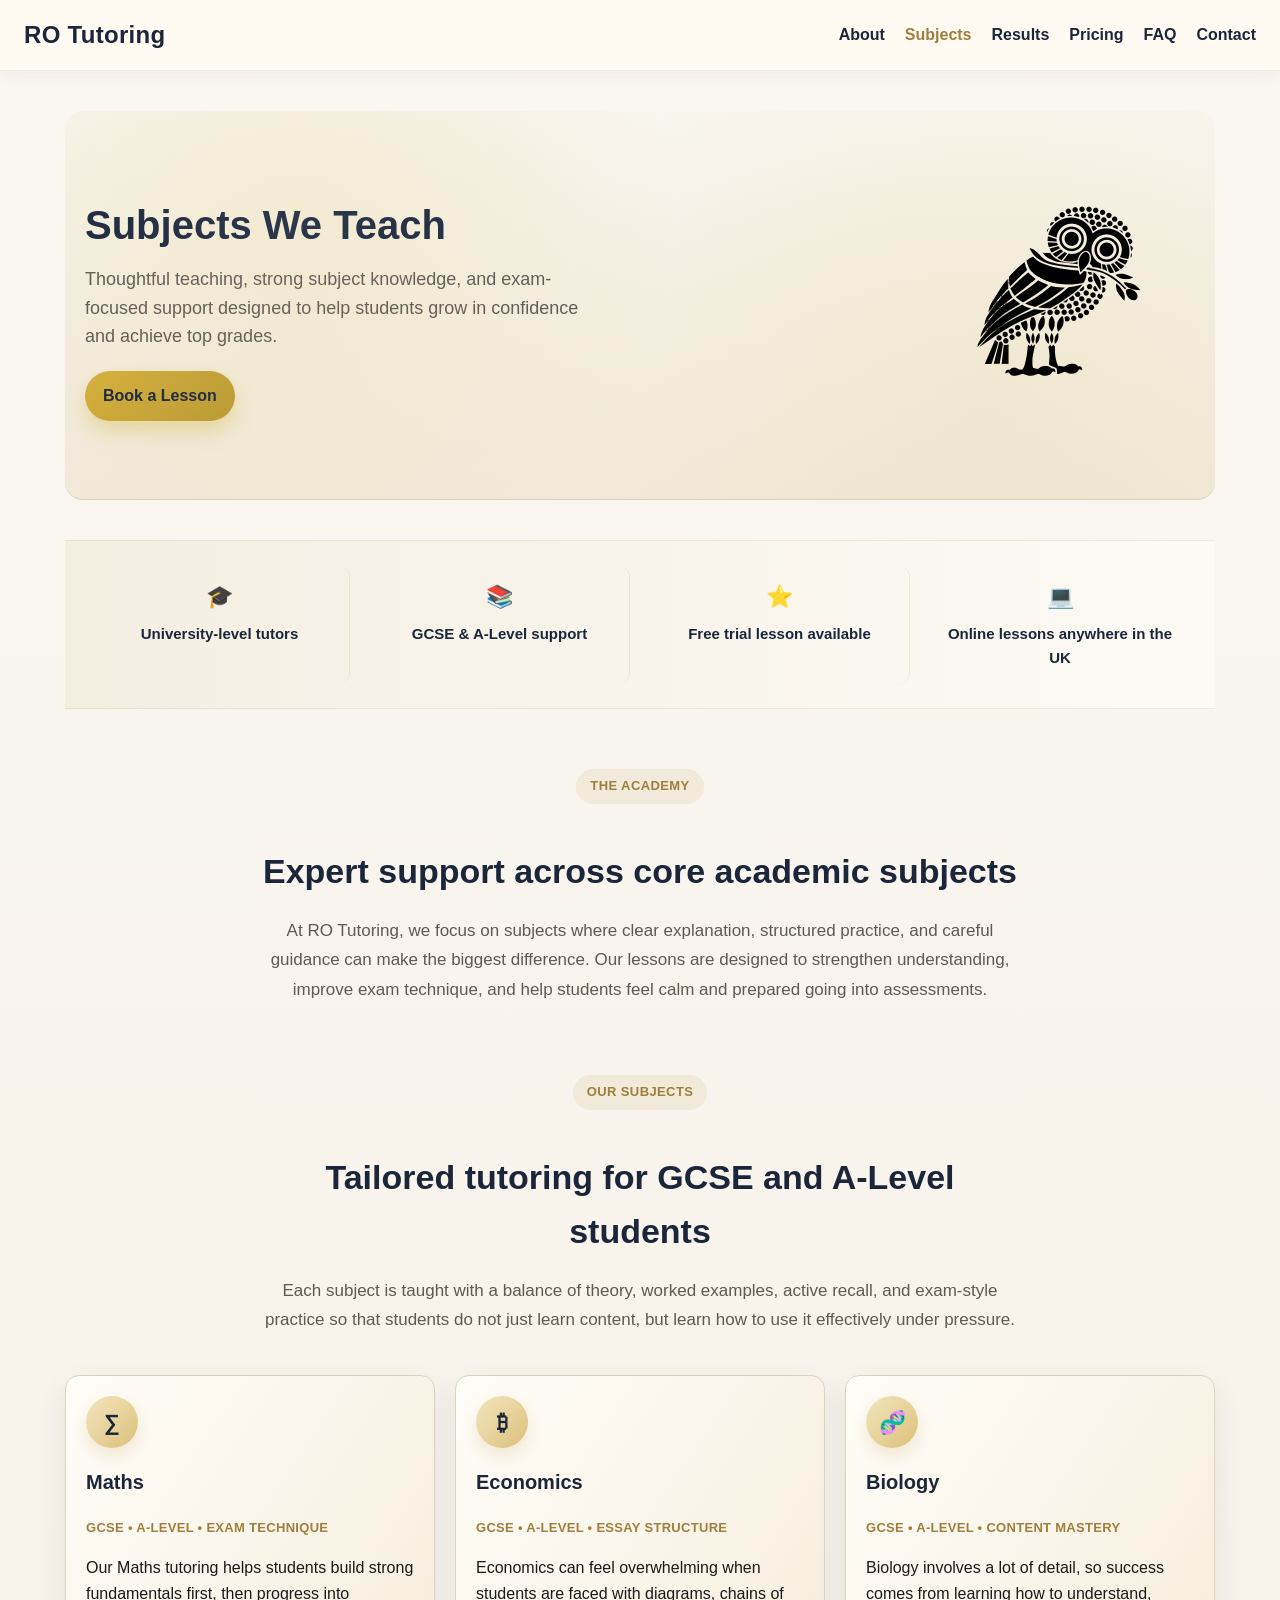
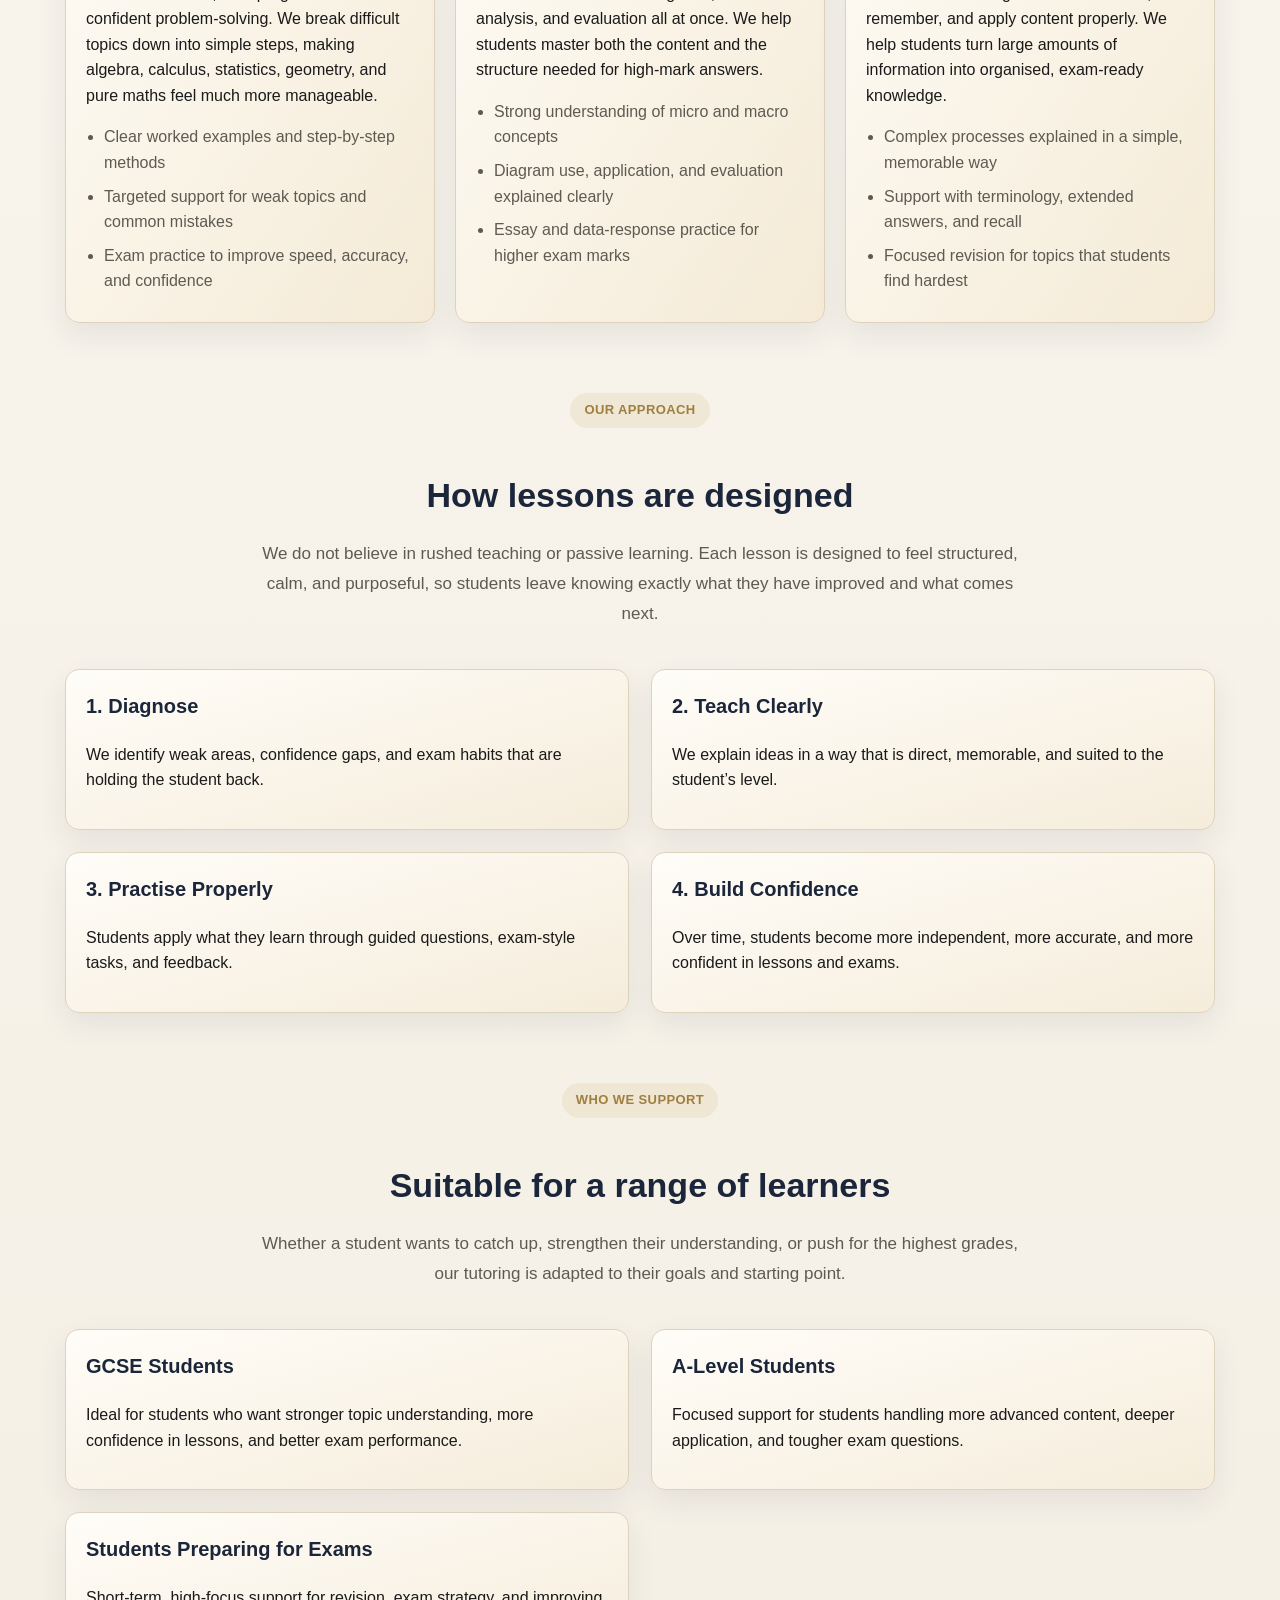
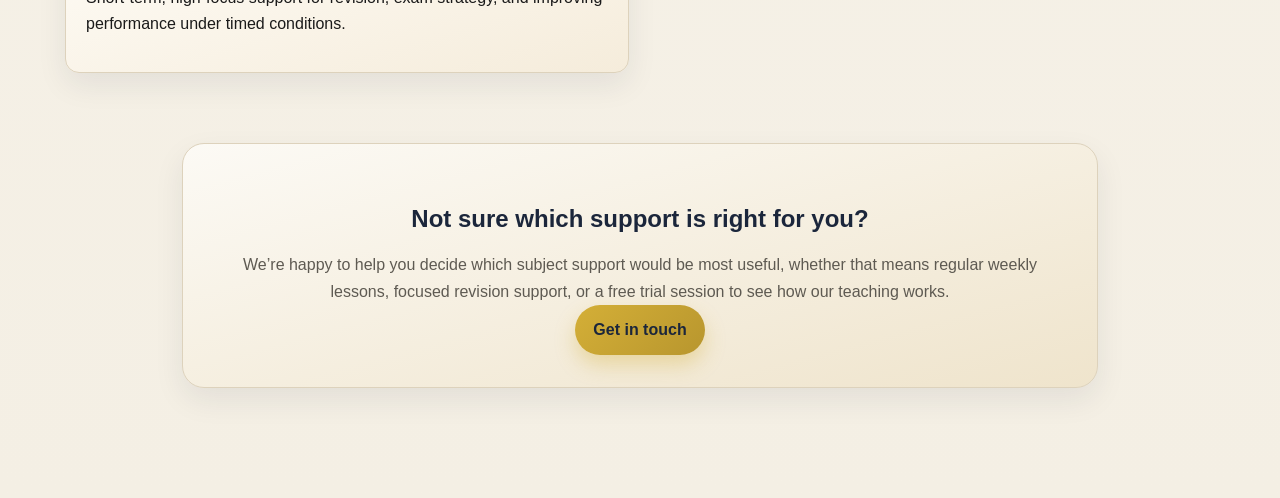
<file: subjects.html>
<!doctype html>
<html lang="en">
<head>
  <meta charset="UTF-8" />
  <meta name="viewport" content="width=device-width, initial-scale=1.0" />
  <title>RO Tutoring | Subjects</title>
  <link rel="stylesheet" href="styles.css" />
</head>

<body>

<div id="navbar"></div>

<main>

  <section id="top" class="hero">
    <div class="hero-left">
      <h1>Subjects We Teach</h1>
      <p>Thoughtful teaching, strong subject knowledge, and exam-focused support designed to help students grow in confidence and achieve top grades.</p>
      <a class="button" href="contact.html">Book a Lesson</a>
    </div>

    <div class="hero-right">
      <img src="images/erasebg-transformed.webp" alt="RO Tutoring owl graphic" class="hero-image">
    </div>
  </section>
  <section class="proof-strip">
  <div class="proof-container">

    <div class="proof-item">
      <span class="proof-icon">🎓</span>
      <p>University-level tutors</p>
    </div>

    <div class="proof-item">
      <span class="proof-icon">📚</span>
      <p>GCSE & A-Level support</p>
    </div>

    <div class="proof-item">
      <span class="proof-icon">⭐</span>
      <p>Free trial lesson available</p>
    </div>

    <div class="proof-item">
      <span class="proof-icon">💻</span>
      <p>Online lessons anywhere in the UK</p>
    </div>

  </div>
  </section>

  <section class="reveal subjects-intro">
    <div class="section-heading">
      <span class="section-label">The Academy</span>
      <h2>Expert support across core academic subjects</h2>
      <p>
        At RO Tutoring, we focus on subjects where clear explanation, structured practice, and careful guidance can make the biggest difference.
        Our lessons are designed to strengthen understanding, improve exam technique, and help students feel calm and prepared going into assessments.
      </p>
    </div>
  </section>

  <section id="subjects" class="reveal subjects-showcase">
    <div class="section-heading">
      <span class="section-label">Our Subjects</span>
      <h2>Tailored tutoring for GCSE and A-Level students</h2>
      <p>
        Each subject is taught with a balance of theory, worked examples, active recall, and exam-style practice so that students do not just learn content,
        but learn how to use it effectively under pressure.
      </p>
    </div>

    <div class="subject-cards">

      <article class="card subject-card mythology-card">
        <div class="subject-icon">∑</div>
        <h3>Maths</h3>
        <p class="subject-tag">GCSE • A-Level • Exam Technique</p>
        <p>
          Our Maths tutoring helps students build strong fundamentals first, then progress into confident problem-solving.
          We break difficult topics down into simple steps, making algebra, calculus, statistics, geometry, and pure maths feel much more manageable.
        </p>
        <ul class="subject-points">
          <li>Clear worked examples and step-by-step methods</li>
          <li>Targeted support for weak topics and common mistakes</li>
          <li>Exam practice to improve speed, accuracy, and confidence</li>
        </ul>
      </article>

      <article class="card subject-card mythology-card">
        <div class="subject-icon">₿</div>
        <h3>Economics</h3>
        <p class="subject-tag">GCSE • A-Level • Essay Structure</p>
        <p>
          Economics can feel overwhelming when students are faced with diagrams, chains of analysis, and evaluation all at once.
          We help students master both the content and the structure needed for high-mark answers.
        </p>
        <ul class="subject-points">
          <li>Strong understanding of micro and macro concepts</li>
          <li>Diagram use, application, and evaluation explained clearly</li>
          <li>Essay and data-response practice for higher exam marks</li>
        </ul>
      </article>

      <article class="card subject-card mythology-card">
        <div class="subject-icon">🧬</div>
        <h3>Biology</h3>
        <p class="subject-tag">GCSE • A-Level • Content Mastery</p>
        <p>
          Biology involves a lot of detail, so success comes from learning how to understand, remember, and apply content properly.
          We help students turn large amounts of information into organised, exam-ready knowledge.
        </p>
        <ul class="subject-points">
          <li>Complex processes explained in a simple, memorable way</li>
          <li>Support with terminology, extended answers, and recall</li>
          <li>Focused revision for topics that students find hardest</li>
        </ul>
      </article>

    </div>
  </section>

  <section class="reveal teaching-approach">
    <div class="section-heading">
      <span class="section-label">Our Approach</span>
      <h2>How lessons are designed</h2>
      <p>
        We do not believe in rushed teaching or passive learning. Each lesson is designed to feel structured, calm, and purposeful,
        so students leave knowing exactly what they have improved and what comes next.
      </p>
    </div>

    <div class="approach-grid">
      <div class="card approach-card">
        <h3>1. Diagnose</h3>
        <p>We identify weak areas, confidence gaps, and exam habits that are holding the student back.</p>
      </div>

      <div class="card approach-card">
        <h3>2. Teach Clearly</h3>
        <p>We explain ideas in a way that is direct, memorable, and suited to the student’s level.</p>
      </div>

      <div class="card approach-card">
        <h3>3. Practise Properly</h3>
        <p>Students apply what they learn through guided questions, exam-style tasks, and feedback.</p>
      </div>

      <div class="card approach-card">
        <h3>4. Build Confidence</h3>
        <p>Over time, students become more independent, more accurate, and more confident in lessons and exams.</p>
      </div>
    </div>
  </section>

  <section class="reveal levels-section">
    <div class="section-heading">
      <span class="section-label">Who We Support</span>
      <h2>Suitable for a range of learners</h2>
      <p>
        Whether a student wants to catch up, strengthen their understanding, or push for the highest grades,
        our tutoring is adapted to their goals and starting point.
      </p>
    </div>

    <div class="levels-grid">
      <div class="card level-card">
        <h3>GCSE Students</h3>
        <p>
          Ideal for students who want stronger topic understanding, more confidence in lessons, and better exam performance.
        </p>
      </div>

      <div class="card level-card">
        <h3>A-Level Students</h3>
        <p>
          Focused support for students handling more advanced content, deeper application, and tougher exam questions.
        </p>
      </div>

      <div class="card level-card">
        <h3>Students Preparing for Exams</h3>
        <p>
          Short-term, high-focus support for revision, exam strategy, and improving performance under timed conditions.
        </p>
      </div>
    </div>
  </section>

  <section class="reveal subjects-cta">
    <div class="results-note">
      <h3>Not sure which support is right for you?</h3>
      <p>
        We’re happy to help you decide which subject support would be most useful, whether that means regular weekly lessons,
        focused revision support, or a free trial session to see how our teaching works.
      </p>
      <a class="button" href="contact.html">Get in touch</a>
    </div>
  </section>

</main>

<script src="scripts.js"></script>
<script src="navbar.js"></script>
</body>
</html>
</file>
<file: styles.css>
:root {
  --primary: #1b263b;         /* deep Aegean navy */
  --secondary: #2f3e56;       /* stone-blue */
  --accent: #c6a55b;          /* antique gold */
  --accent-dark: #9f7f3f;     /* darker gold */
  --accent-soft: #e8dcc0;     /* soft parchment gold */
  --bg: #f7f3eb;              /* marble background */
  --bg-soft: #efe7d6;         /* warm stone */
  --white: #ffffff;
  --text: #1a1a1a;
  --muted: #5e5a52;           /* muted stone */
  --border: #ddd2bc;          /* marble line */
  --shadow: 0 12px 30px rgba(27, 38, 59, 0.08);
  --shadow-hover: 0 20px 40px rgba(27, 38, 59, 0.14);
  --radius: 14px;
  --transition: all 0.32s ease;
}

html {
  scroll-behavior: smooth;
}

body {
  font-family: Arial, Helvetica, sans-serif;
  margin: 0;
  line-height: 1.6;
  background: linear-gradient(to bottom, #faf7f1, #f4efe4);
  color: var(--text);
}

main {
  max-width: 1150px;
  margin: 0 auto;
  padding: 40px 24px;
}

section {
  margin-bottom: 60px;
}

/* Buttons */
.button {
  display: inline-block;
  padding: 12px 18px;

  border-radius: 999px;

  background: linear-gradient(
    135deg,
    #d4af37,
    #b8962e
  );

  color: #1b263b;
  font-weight: 700;
  text-decoration: none;

  box-shadow: 0 10px 20px rgba(212,175,55,0.35);

  transition: all 0.3s ease;
}

.button:hover {
  transform: translateY(-3px);
  box-shadow: 0 14px 28px rgba(212,175,55,0.45);
}

/* Hero / Top */
#top {
  padding: 30px 0 50px;
  border-bottom: 1px solid var(--border);
  margin-bottom: 40px;
}

#top h1 {
  font-size: 40px;
  margin-bottom: 10px;
  color: var(--primary);
}

#top p {
  font-size: 18px;
  margin-bottom: 20px;
  color: var(--muted);
}

.hero {
  display: flex;
  justify-content: space-between;
  align-items: center;
  gap: 40px;

  padding: 110px 40px 90px;
  margin-bottom: 60px;

  background:
  radial-gradient(circle at 20% 30%, rgba(212,175,55,0.15), transparent 40%),
  radial-gradient(circle at 80% 70%, rgba(212,175,55,0.10), transparent 45%),
  linear-gradient(to bottom, #f9f6ef, #f1eadb);

  border-radius: 18px;

  position: relative;
  overflow: hidden;
}
.hero h1 {
  font-size: 48px;
  line-height: 1.1;
  margin-bottom: 16px;
  color: white;
}
.hero::before {
  content: "";

  position: absolute;
  inset: 0;

  background:
  radial-gradient(
    circle at 20% 30%,
    rgba(255,255,255,0.08),
    transparent 40%
  );

  pointer-events: none;
}
.hero p {
  font-size: 19px;
  margin-bottom: 24px;
  color: #e5e7eb;
  max-width: 500px;
}

.hero-left {
  flex: 1;
  padding-left:20px
}

.hero-right {
  position: relative;
}

.hero-right::before {
  content: "";
  position:sticky;

  width: 340px;
  height: 340px;

  background: radial-gradient(
    circle,
    rgba(212,175,55,0.25),
    transparent 70%
  );

  filter: blur(20px);

  z-index: 0;
}

.hero-graphic {
  width: 260px;
  height: 200px;
  border: 1px solid var(--border);
  border-radius: 18px;
  background: linear-gradient(145deg, #fcfaf4, #f0e6d2);
  display: flex;
  align-items: center;
  justify-content: center;
  font-size: 48px;
  color: var(--accent-dark);
  box-shadow: var(--shadow);
}

.hero h1 {
  font-size: 48px;
  line-height: 1.1;
  margin-bottom: 14px;
  color: #1b263b;
}

.hero p {
  font-size: 18px;
  max-width: 500px;
  color: #5e5a52;
}
.hero-image {
  width: 300px;
  height: 300px;

  object-fit: contain;

  position: relative;
  z-index: 1;

  cursor: pointer;

  transition: transform 0.25s ease;
}

.hero-image:hover {
  transform: scale(1.06) rotate(-2deg);
}
.fly {
  animation: fly 1.2s ease-in-out;
}

@keyframes fly {
  0% {
    transform: translateX(0) translateY(0);
  }
  30% {
    transform: translateX(20px) translateY(-15px) rotate(4deg);
  }
  60% {
    transform: translateX(-15px) translateY(-10px) rotate(-4deg);
  }
  100% {
    transform: translateX(0) translateY(0);
  }
}

/* Cards */
.subject-cards {
  display: flex;
  gap: 20px;
  margin-top: 20px;
}

.card {
  border: 1px solid var(--border);
  background: linear-gradient(to bottom right, #fffdf8, #f5ecdb);
  padding: 20px;
  border-radius: var(--radius);
  flex: 1;
  box-shadow: var(--shadow);
  transition: var(--transition);
}

.card:hover {
  transform: translateY(-6px);
  box-shadow: var(--shadow-hover);
  border-color: rgba(198, 165, 91, 0.5);
}

.card h3 {
  margin-top: 0;
  font-size: 20px;
  color: var(--primary);
}

/* Pricing */
.pricing-subtitle {
  color: var(--muted);
  margin-bottom: 30px;
}

.pricing-preview {
  display: flex;
  gap: 28px;
}

.pricing-option {
  border: 1px solid var(--border);
  background: linear-gradient(to bottom, #fffdf8, #f5ecdb);
  padding: 28px;
  border-radius: 18px;
  flex: 1;
  display: flex;
  flex-direction: column;
  align-items: center;
  text-align: center;
  box-shadow: var(--shadow);
  transition: var(--transition);
}

.pricing-option:hover {
  transform: translateY(-6px);
  box-shadow: var(--shadow-hover);
  border-color: rgba(198, 165, 91, 0.55);
}

.pricing-option:first-child {
  border: 2px solid var(--accent);
}

.pricing-desc {
  flex-grow: 1;
}

.pricing-btn {
  margin-top: 20px;
}

.pricing-footer {
  margin-top: 40px;
  text-align: center;
}

.view-pricing-btn {
  background: linear-gradient(135deg, var(--primary), var(--secondary));
  color: var(--white);
  box-shadow: 0 10px 20px rgba(27, 38, 59, 0.2);
}

.view-pricing-btn:hover {
  transform: translateY(-2px);
  box-shadow: 0 14px 26px rgba(27, 38, 59, 0.3);
}

.price {
  font-size: 32px;
  font-weight: 700;
  margin: 12px 0;
  color: var(--primary);
}
.price_page {
  font-size: 24px;
  font-weight:700;
  margin: 12px 0;
  color: var(--primary);
}

/* Scroll reveal */
.reveal {
  opacity: 0;
  transform: translateY(25px);
  transition: opacity 0.8s ease, transform 0.8s ease;
}

.reveal.active {
  opacity: 1;
  transform: translateY(0);
}

/* Navbar */
.nav {
  display: flex;
  justify-content: space-between;
  align-items: center;
  padding: 16px 24px;
  border-bottom: 1px solid rgba(198, 165, 91, 0.18);
  background: rgba(255, 251, 243, 0.92);
  backdrop-filter: blur(10px);
  box-shadow: 0 4px 16px rgba(27, 38, 59, 0.05);
  position: sticky;
  top: 0;
  z-index: 1000;
}

.brand {
  font-weight: 700;
  font-size: 24px;
  color: var(--primary);
  text-decoration: none;
  position: relative;
  letter-spacing: 0.3px;
}

.brand::after {
  content: "";
  position: absolute;
  left: 0;
  bottom: -4px;
  width: 0;
  height: 2px;
  background: linear-gradient(to right, var(--accent), var(--accent-dark));
  transition: width 0.28s ease;
}

.brand:hover::after {
  width: 100%;
}

.links {
  display: flex;
  gap: 20px;
}

.links a {
  text-decoration: none;
  color: var(--primary);
  font-weight: 600;
  position: relative;
  transition: color 0.25s ease;
}

.links a.active {
  color: var(--accent-dark);
  font-weight: 700;
}

.links a::after {
  content: "";
  position: absolute;
  left: 0;
  bottom: -3px;
  width: 0;
  height: 2px;
  background: linear-gradient(to right, var(--accent), var(--accent-dark));
  transition: width 0.25s ease;
}

.links a:hover {
  color: var(--accent-dark);
}

.links a:hover::after {
  width: 100%;
}

.menu-toggle {
  display: none;
  background: none;
  border: none;
  font-size: 28px;
  cursor: pointer;
  color: var(--primary);
}

/* FAQ */
#faq {
  margin-top: 40px;
}

.faq-item {
  border: 1px solid var(--border);
  border-radius: 14px;
  margin-top: 16px;
  overflow: hidden;
  background: linear-gradient(to bottom, #fffdf9, #f7efe0);
  box-shadow: 0 6px 18px rgba(27, 38, 59, 0.05);
}

.faq-question {
  width: 100%;
  background: transparent;
  border: none;
  padding: 18px 20px;
  text-align: left;
  font-size: 18px;
  font-weight: 600;
  cursor: pointer;
  color: var(--primary);
  display: flex;
  justify-content: space-between;
  align-items: center;
}

.faq-question::after {
  content: "+";
  font-size: 24px;
  font-weight: 400;
  color: var(--accent-dark);
}

.faq-question.active::after {
  content: "−";
}

.faq-question:hover,
.faq-question.active {
  background: rgba(198, 165, 91, 0.08);
}

.faq-answer {
  max-height: 0;
  overflow: hidden;
  padding: 0 20px;
  transition: max-height 0.2s ease, padding 0.2s ease;
}

.faq-answer.open {
  max-height: 200px;
  padding: 0 20px 18px;
}

.faq-answer p {
  margin: 0;
  color: var(--muted);
}

/* Contact */
.contact-form {
  display: flex;
  flex-direction: column;
  gap: 14px;
  margin-top: 20px;
}

.contact-form label {
  font-weight: 600;
  color: var(--primary);
}

.contact-form input,
.contact-form textarea {
  width: 100%;
  padding: 14px;
  border: 1px solid var(--border);
  border-radius: 12px;
  font-size: 16px;
  font-family: inherit;
  box-sizing: border-box;
  background: rgba(255, 255, 255, 0.9);
  transition: border-color 0.25s ease, box-shadow 0.25s ease;
}

.contact-form input:focus,
.contact-form textarea:focus {
  outline: none;
  border-color: var(--accent);
  box-shadow: 0 0 0 4px rgba(198, 165, 91, 0.14);
}

.contact-form textarea {
  resize: vertical;
}

/* Testimonials */
.testimonials {
  position: relative;
  background:
    radial-gradient(circle at top left, rgba(198, 165, 91, 0.12), transparent 30%),
    linear-gradient(to bottom, #f6f0e4, #fcfaf5);
  padding: 90px 24px;
  text-align: center;
  border-radius: 24px;
  overflow: hidden;
}

.testimonials-container {
  max-width: 980px;
  margin: 0 auto;
}

.testimonials .section-heading {
  margin-bottom: 46px;
}

.testimonials h2 {
  font-size: 2.2rem;
  margin-bottom: 10px;
  color: var(--primary);
}

.testimonials-subtitle {
  font-size: 1.05rem;
  color: var(--muted);
  margin-bottom: 0;
}

.testimonial-slider {
  display: grid;
  grid-template-columns: 56px minmax(0, 1fr) 56px;
  align-items: center;
  gap: 22px;
}

.testimonial-card {
  display: none;
  text-align: left;
  background: linear-gradient(to bottom right, #fffdf8, #f2e7d2);
  padding: 34px 34px 30px;
  border-radius: 22px;
  border: 1px solid rgba(198, 165, 91, 0.22);
  box-shadow: 0 18px 40px rgba(27, 38, 59, 0.08);
  min-height: 280px;
  position: relative;
}

.testimonial-card.active {
  display: block;
}

.testimonial-top {
  display: flex;
  justify-content: space-between;
  align-items: center;
  margin-bottom: 18px;
}

.testimonial-badge {
  display: inline-block;
  padding: 7px 12px;
  border-radius: 999px;
  background: rgba(198, 165, 91, 0.14);
  color: var(--accent-dark);
  font-size: 13px;
  font-weight: 700;
  letter-spacing: 0.3px;
  text-transform: uppercase;
}

.testimonial-quote-mark {
  font-size: 64px;
  line-height: 1;
  color: rgba(159, 127, 63, 0.22);
  font-family: Georgia, serif;
}

.testimonial-text {
  font-size: 1.08rem;
  line-height: 1.9;
  color: #4c4a44;
  margin: 0 0 24px;
}

.testimonial-meta {
  border-top: 1px solid rgba(198, 165, 91, 0.2);
  padding-top: 18px;
}

.testimonial-meta h3 {
  margin: 0 0 4px;
  font-size: 1.05rem;
  color: var(--primary);
}

.testimonial-meta p {
  margin: 0;
  color: var(--muted);
  font-size: 0.95rem;
}

.testimonial-btn {
  background: linear-gradient(135deg, var(--primary), var(--secondary));
  color: white;
  border: none;
  width: 52px;
  height: 52px;
  border-radius: 50%;
  font-size: 1.35rem;
  cursor: pointer;
  transition: var(--transition);
  box-shadow: 0 10px 22px rgba(27, 38, 59, 0.16);
}

.testimonial-btn:hover {
  transform: translateY(-2px) scale(1.05);
  box-shadow: 0 14px 28px rgba(27, 38, 59, 0.24);
}

.testimonial-dots {
  margin-top: 28px;
}

.dot {
  display: inline-block;
  width: 11px;
  height: 11px;
  margin: 0 6px;
  background: #d8cdb6;
  border-radius: 50%;
  cursor: pointer;
  transition: background 0.3s ease, transform 0.3s ease;
}

.dot.active-dot {
  background: var(--accent-dark);
  transform: scale(1.2);
}

@media (max-width: 768px) {
  .testimonials {
    padding: 70px 18px;
    border-radius: 18px;
  }

  .testimonial-slider {
    grid-template-columns: 44px minmax(0, 1fr) 44px;
    gap: 12px;
  }

  .testimonial-card {
    padding: 24px 20px 22px;
    min-height: auto;
  }

  .testimonial-text {
    font-size: 1rem;
    line-height: 1.75;
  }

  .testimonial-btn {
    width: 42px;
    height: 42px;
    font-size: 1.15rem;
  }

  .testimonial-quote-mark {
    font-size: 48px;
  }
}
/* Results page */
.results-hero {
  padding: 110px 20px 70px;
  background: linear-gradient(to bottom, #f5efe2, #fffdf9);
}

.results-hero-content {
  max-width: 850px;
  margin: 0 auto;
  text-align: center;
}

.results-label {
  display: inline-block;
  margin-bottom: 14px;
  padding: 8px 14px;
  background: rgba(198, 165, 91, 0.14);
  color: var(--accent-dark);
  border: 1px solid rgba(198, 165, 91, 0.22);
  border-radius: 999px;
  font-size: 14px;
  font-weight: 700;
  letter-spacing: 0.3px;
}

.results-hero h1 {
  font-size: 46px;
  line-height: 1.15;
  color: var(--primary);
  margin-bottom: 18px;
}

.results-hero p {
  font-size: 18px;
  line-height: 1.7;
  color: var(--muted);
  max-width: 760px;
  margin: 0 auto;
}

.results-section {
  padding: 30px 20px 90px;
  background: transparent;
}

.results-container {
  max-width: 1150px;
  margin: 0 auto;
}

.results-heading {
  text-align: center;
  margin-bottom: 50px;
}

.results-heading h2 {
  font-size: 34px;
  color: var(--primary);
  margin-bottom: 12px;
}

.results-heading p {
  max-width: 700px;
  margin: 0 auto;
  font-size: 17px;
  color: var(--muted);
  line-height: 1.7;
}

.results-grid {
  display: grid;
  grid-template-columns: repeat(3, 1fr);
  gap: 24px;
}

.result-card {
  background: linear-gradient(to bottom right, #fffdf9, #f3e8d2);
  border: 1px solid var(--border);
  border-radius: 20px;
  padding: 28px;
  box-shadow: var(--shadow);
  transition: var(--transition);
}

.result-card:hover {
  transform: translateY(-6px);
  box-shadow: var(--shadow-hover);
  border-color: rgba(198, 165, 91, 0.45);
}

.grade-badge {
  display: inline-block;
  margin-bottom: 18px;
  padding: 7px 12px;
  background: rgba(198, 165, 91, 0.12);
  color: var(--accent-dark);
  border-radius: 999px;
  font-size: 13px;
  font-weight: 700;
}

.result-card h3 {
  font-size: 22px;
  color: var(--primary);
  margin-bottom: 14px;
  line-height: 1.3;
}

.result-card p {
  font-size: 15.5px;
  color: var(--muted);
  line-height: 1.7;
  margin-bottom: 18px;
}

.result-highlight {
  display: inline-block;
  font-size: 14px;
  font-weight: 700;
  color: var(--accent-dark);
}

.results-note {
  margin-top: 55px;
  padding: 32px;
  border-radius: 22px;
  background: linear-gradient(to bottom right, #fcfaf5, #efe4cc);
  border: 1px solid var(--border);
  text-align: center;
  box-shadow: var(--shadow);
}

.results-note h3 {
  font-size: 24px;
  color: var(--primary);
  margin-bottom: 12px;
}

.results-note p {
  max-width: 800px;
  margin: 0 auto;
  color: var(--muted);
  line-height: 1.7;
  font-size: 16px;
}

/* Responsive */
@media (max-width: 992px) {
  .results-grid {
    grid-template-columns: repeat(2, 1fr);
  }

  .results-hero h1 {
    font-size: 38px;
  }
}

@media (max-width: 768px) {
  .nav {
    flex-wrap: wrap;
    padding: 14px 16px;
    gap: 12px;
  }

  .menu-toggle {
    display: block;
  }

  .links {
    display: none;
    width: 100%;
    flex-direction: column;
    gap: 12px;
    margin-top: 8px;
    padding-top: 6px;
  }

  .links.show {
    display: flex;
  }

  .hero {
    flex-direction: column;
    text-align: center;
  }

  .hero-left {
    max-width: 100%;
  }

  .hero-right {
    margin-top: 20px;
  }

  .hero h1 {
    font-size: 32px;
  }

  .hero-image {
    width: 220px;
    height: 220px;
  }

  .subject-cards {
    flex-direction: column;
  }

  .pricing-preview {
    flex-direction: column;
  }

  .testimonial-slider {
    gap: 10px;
  }

  .testimonial-card {
    padding: 25px 20px;
    min-height: auto;
  }

  .testimonial-text {
    font-size: 1rem;
  }

  .testimonial-btn {
    width: 40px;
    height: 40px;
    font-size: 1.2rem;
  }

  main {
    padding: 28px 16px;
  }
}

@media (max-width: 640px) {
  .results-hero {
    padding: 90px 18px 55px;
  }

  .results-hero h1 {
    font-size: 30px;
  }

  .results-hero p {
    font-size: 16px;
  }

  .results-heading h2 {
    font-size: 28px;
  }

  .results-grid {
    grid-template-columns: 1fr;
  }

  .result-card {
    padding: 22px;
  }

  .results-note {
    padding: 24px 18px;
  }
}

.section-heading {
  text-align: center;
  max-width: 760px;
  margin: 0 auto 40px;
}

.section-label {
  display: inline-block;
  margin-bottom: 12px;
  padding: 7px 14px;
  border-radius: 999px;
  background: rgba(198, 165, 91, 0.14);
  color: var(--accent-dark);
  font-size: 13px;
  font-weight: 700;
  letter-spacing: 0.4px;
  text-transform: uppercase;
}

.section-heading h2 {
  font-size: 34px;
  margin-bottom: 14px;
  color: var(--primary);
}

.section-heading p {
  font-size: 17px;
  line-height: 1.75;
  color: var(--muted);
}

.subjects-intro,
.subjects-showcase,
.teaching-approach,
.levels-section,
.subjects-cta {
  margin-bottom: 70px;
}

.subject-card {
  position: relative;
  text-align: left;
}

.subject-icon {
  width: 52px;
  height: 52px;
  border-radius: 50%;
  display: flex;
  align-items: center;
  justify-content: center;
  margin-bottom: 18px;
  font-size: 22px;
  font-weight: 700;
  background: linear-gradient(to bottom right, #f3e6bf, #dcc07a);
  color: var(--primary);
  box-shadow: 0 8px 18px rgba(198, 165, 91, 0.22);
}

.subject-tag {
  font-size: 13px;
  font-weight: 700;
  color: var(--accent-dark);
  letter-spacing: 0.3px;
  margin-bottom: 14px;
  text-transform: uppercase;
}

.subject-points {
  margin: 16px 0 0;
  padding-left: 18px;
  color: var(--muted);
}

.subject-points li {
  margin-bottom: 8px;
}

.approach-grid,
.levels-grid {
  display: grid;
  grid-template-columns: repeat(2, 1fr);
  gap: 22px;
}

.approach-card,
.level-card {
  text-align: left;
}

.mythology-card {
  background:
    linear-gradient(to bottom right, #fffdf8, #f4ead6);
  border: 1px solid var(--border);
}

.subjects-cta .results-note {
  max-width: 850px;
  margin: 0 auto;
}

@media (max-width: 768px) {
  .approach-grid,
  .levels-grid,
  .subject-cards {
    grid-template-columns: 1fr;
    display: grid;
  }

  .section-heading h2 {
    font-size: 28px;
  }

  .section-heading p {
    font-size: 16px;
  }
}
/* Proof strip */

.proof-strip {
  background: linear-gradient(to right, #f5efe2, #fcfaf5);
  border-top: 1px solid rgba(198,165,91,0.2);
  border-bottom: 1px solid rgba(198,165,91,0.2);
  padding: 24px 20px;
  margin-bottom: 60px;
}

.proof-container {
  max-width: 1100px;
  margin: 0 auto;

  display: grid;
  grid-template-columns: repeat(4, 1fr);
  gap: 20px;

  text-align: center;
}

.proof-item {
  display: flex;
  flex-direction: column;
  align-items: center;
  gap: 8px;

  padding: 14px 12px;
  border-radius: 12px;

  font-weight: 600;
  color: #1b263b;

  transition: all 0.25s ease;
}
.proof-item:hover {
  transform: translateY(-4px);
  background: rgba(198,165,91,0.12);

  box-shadow: 0 8px 20px rgba(198,165,91,0.18);
}

.proof-icon {
  font-size: 22px;
  transition: transform 0.25s ease;
}
.proof-item:hover .proof-icon {
  transform: scale(1.2);
}

.proof-item p {
  margin: 0;
  font-size: 15px;
}
.proof-item:not(:last-child) {
  border-right: 1px solid rgba(198,165,91,0.18);
}
@media (max-width: 768px) {

  .proof-container {
    grid-template-columns: repeat(2, 1fr);
    gap: 16px;
  }

}
</file>
